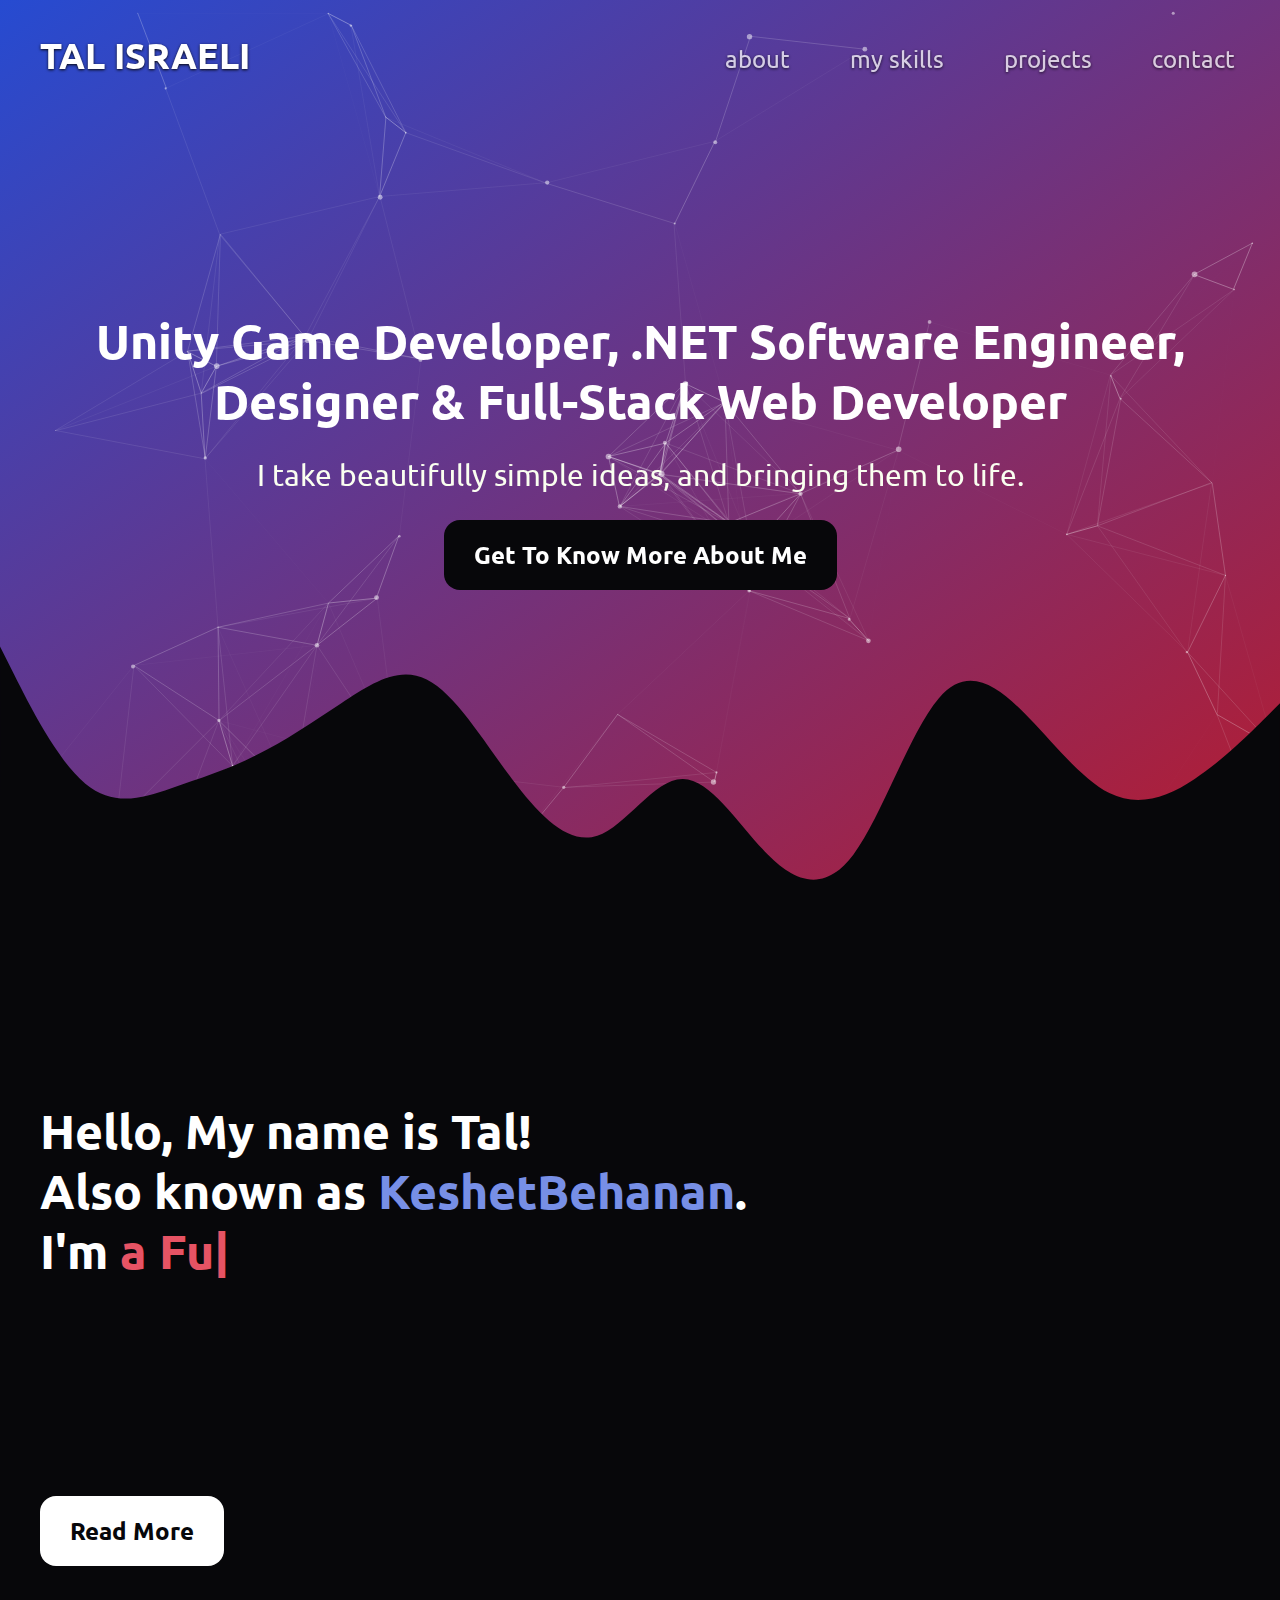
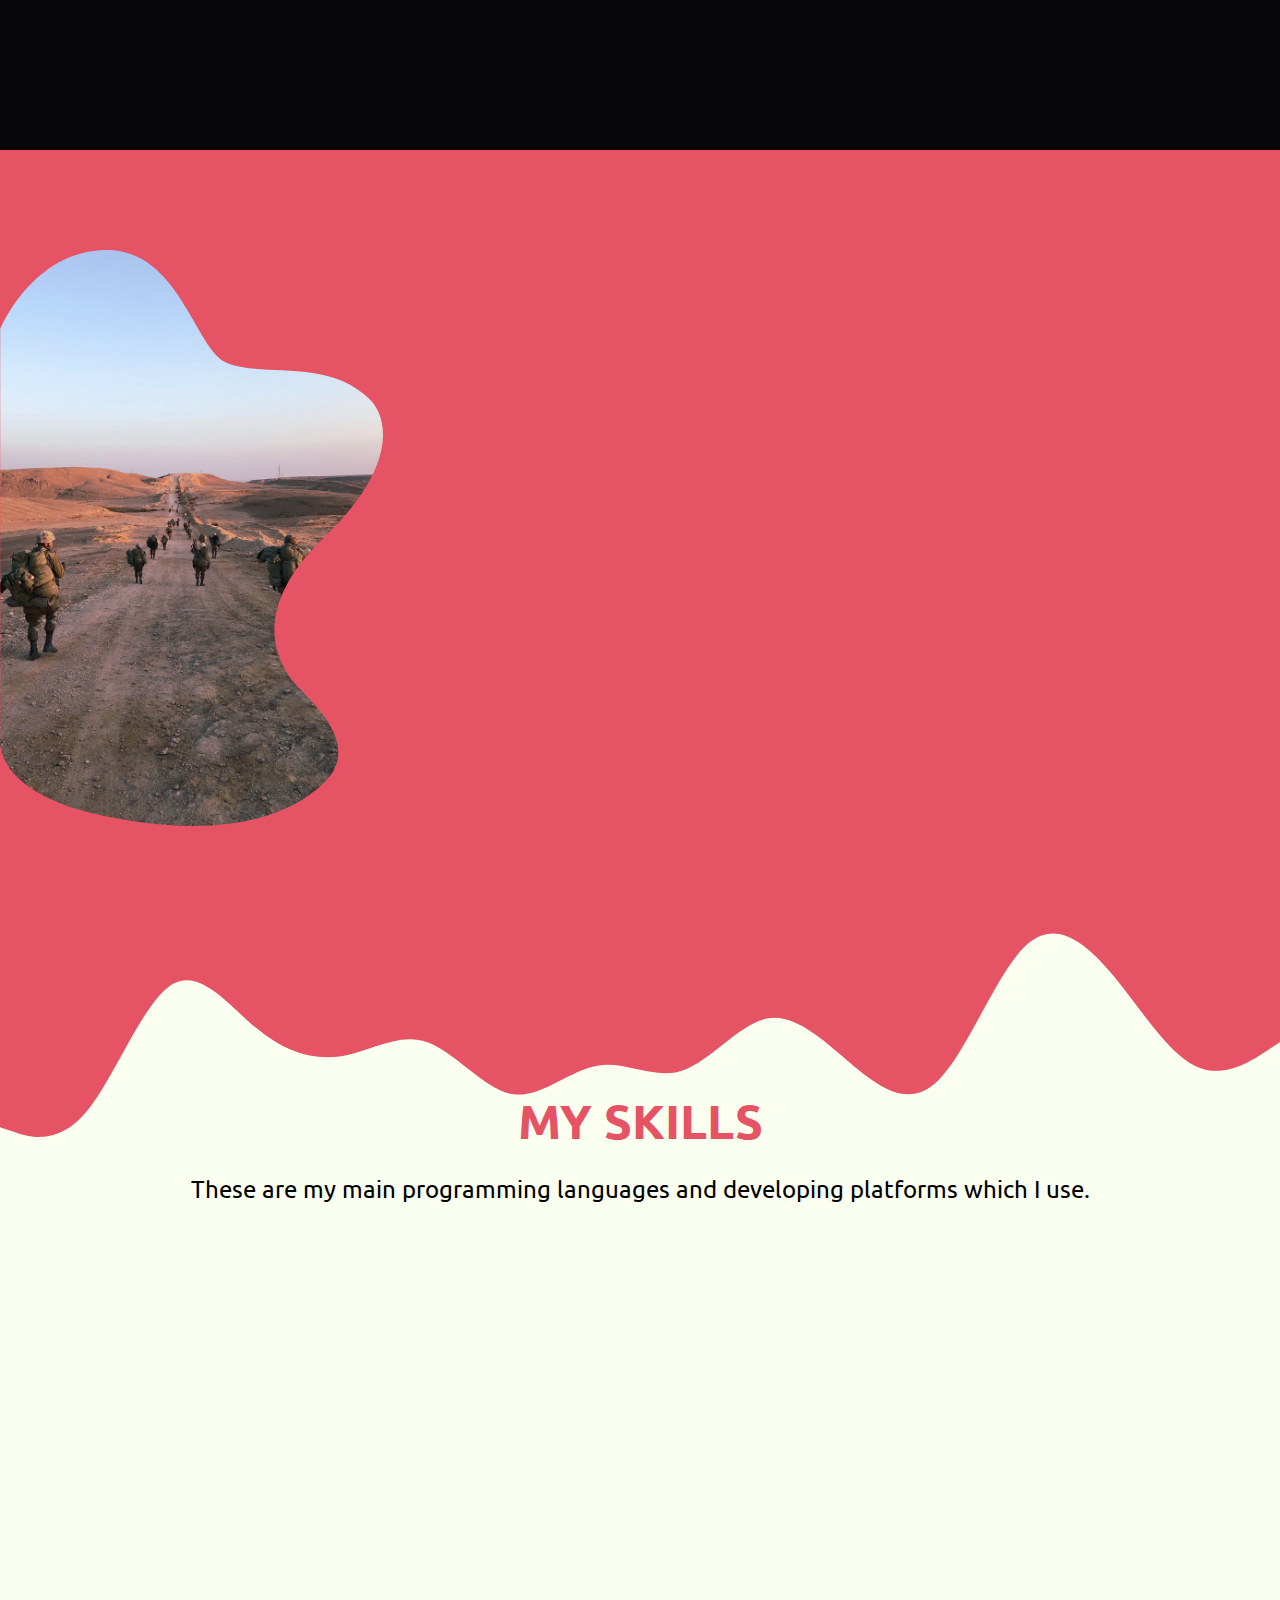
<file: index.html>
<!DOCTYPE html>
<html lang="en" class="loading">
<head>
    <meta charset="UTF-8">
    <meta name="viewport" content="width=device-width, initial-scale=1.0">
    <link rel="stylesheet" href="css/style.css">
    <title>Tal Israeli - Portfolio</title>
    <meta name="og:title" content="Tal Israeli - Portfolio">
    <meta name="og:description" content="Israeli is a Unity Game Developer, .NET Software Engineer, Designer & Full-Stack Web Developer. Check out his new portfolio website!">
    <meta name="og:image" content="https://talisrae.li/assets/img/avatar.jpg">
    <meta name="description" content="Israeli is a Unity Game Developer, .NET Software Engineer, Designer & Full-Stack Web Developer. Check out his new portfolio website!">
    <meta http-equiv="Content-Type" content="text/html;charset=UTF-8">
</head>
<body>
    <div id="loader">
        <span class="loader"><span class="loader-inner"></span></span>
        <script>

        </script>
    </div>
    <header>
        <div class="wrapper">
        <h1 class="logo"><a href="#top">Tal Israeli</a></h1>
            <nav>
                <ul>
                    <li><a href="#about">About</a></li>
                    <li><a href="#skills">My Skills</a></li>
                    <li><a href="">Projects</a></li>
                    <li><a href="">Contact</a></li>
                </ul>
            </nav>
        </div>
    </header>
    <main id="top">
        <section class="cover" id="particles-js">
            <div></div>   
            <div class="wrapper">
                <h1>Unity Game Developer, .NET Software Engineer,<br />Designer & <span>Full-Stack</span> Web Developer</h1>
                <p>I take beautifully simple ideas, and bringing them to life.</p>
                <a class="btn dark" href="#about">Get To Know More About Me</a>
                </div>
            <img class="wave" src="assets/svg/cover-wave.svg" alt="" />
        </section>

        <section class="about" id="about">
            <div class="content">
                <div class="wrapper">
                    <img src="assets/img/avatar.png" alt="Image of Tal Israeli">
                    <h2>Hello, My name is Tal!<br />
                        Also known as <span class="blurple">KeshetBehanan</span>.<br />
                        I'm <span id="typed">a software engineer</span></h2>
                    <p data-scroll data-splitting>I learned software having taught myself C# back in 2014 when I was 12,<br /> 
                        and since learned over 20 languages and platforms,<br /> 
                        programming comes as natural as speaking English.<br /> 
                        This allows me to focus on the task of solving the problem at hand.</p>
                    <a class="btn" href="#more-about">Read More</a>
                </div>
            </div>
        </section>

        <section class="more-about" id="more-about">
            <div class="content">
                <img src="assets/img/idf.jpg" alt="Serving in the IDF">

            </div>
        </section>

        <section class="skills" id="skills">
            <img class="wave" src="assets/svg/skills-wave.svg" alt="">
            <div class="wrapper">
                <h1>My Skills</h1>
                <p>These are my main programming languages and developing platforms which I use.</p>
                <div class="skills-grid">
                    <div class="skill-item">
                        <img src="assets/img/skills/c-sharp.png" alt="C#" loading="lazy">
                        <span>C# & .NET Core</span>
                    </div>
                    <div class="skill-item">
                        <img src="assets/img/skills/mssql.png" alt="Microsoft SQL Server" loading="lazy">
                        <span>Microsoft SQL Server</span>
                    </div>
                    <div class="skill-item">
                        <img src="assets/img/skills/unity.png" alt="Unity Game Engine" loading="lazy">
                        <span>Unity Game Engine</span>
                    </div>
                    <div class="skill-item">
                        <img src="assets/img/skills/db.png" alt="Database" loading="lazy">
                        <span>Entity Framework</span>
                    </div>
                    <div class="skill-item">
                        <img src="assets/img/skills/web.png" alt="Web Development" loading="lazy">
                        <span>HTML, CSS & JavaScript</span>
                    </div>
                    <div class="skill-item">
                        <img src="assets/img/skills/sass.png" alt="Sass" loading="lazy">
                        <span>Sass</span>
                    </div>
                    <div class="skill-item">
                        <img src="assets/img/skills/photoshop.png" alt="Adobe Photoshop" loading="lazy">
                        <span>Adobe Photoshop</span>
                    </div>
                    <div class="skill-item">
                        <img src="assets/img/skills/illustrator.png" alt="Adobe Illustrator" loading="lazy">
                        <span>Adobe Illustrator</span>
                    </div>
                    <div class="skill-item">
                        <img src="assets/img/skills/after-effects.png" alt="Adobe After Effects" loading="lazy">
                        <span>Adobe After Effects</span>
                    </div>
                    <div class="skill-item">
                        <img src="assets/img/skills/xd.png" alt="Adobe XD" loading="lazy">
                        <span>Adobe XD</span>
                    </div>
                    <div class="skill-item">
                        <img src="assets/img/skills/git.png" alt="Git" loading="lazy">
                        <span>Git</span>
                    </div>
                    <div class="skill-item">
                        <img src="assets/img/skills/filezilla.png" alt="FileZilla" loading="lazy">
                        <span>FileZilla</span>
                    </div>
                    <div class="skill-item">
                        <img src="assets/img/skills/postman.png" alt="Postman" loading="lazy">
                        <span>Postman</span>
                    </div>
                    <div class="skill-item">
                        <img src="assets/img/skills/aws.png" alt="Amazon Web Services" style="border-radius: 50%;" loading="lazy">
                        <span>Amazon Web Services</span>
                    </div>
                    <div class="skill-item">
                        <img src="assets/img/skills/azure.png" alt="Azure" loading="lazy">
                        <span>Azure</span>
                    </div>
                </div>
            </div>
        </section>
    </main>

    <!-- Scripts -->
    <script src="lib/particles.js-master/particles.min.js"></script>
    <script src="lib/typed.js-master/lib/typed.min.js"></script>
    <script src="lib/scroll-out-master/dist/scroll-out.min.js"></script>
    <script src="lib/Splitting-master/dist/splitting.min.js"></script>
    <script src="js/script.min.js"></script>

    <script>
        Splitting();
        ScrollOut({
            once: true
        });
        ScrollOut({
            threshold: .5,
            targets: [".skill-item", ".about .wrapper img"]
        });
    </script>
</body>
</html>
</file>
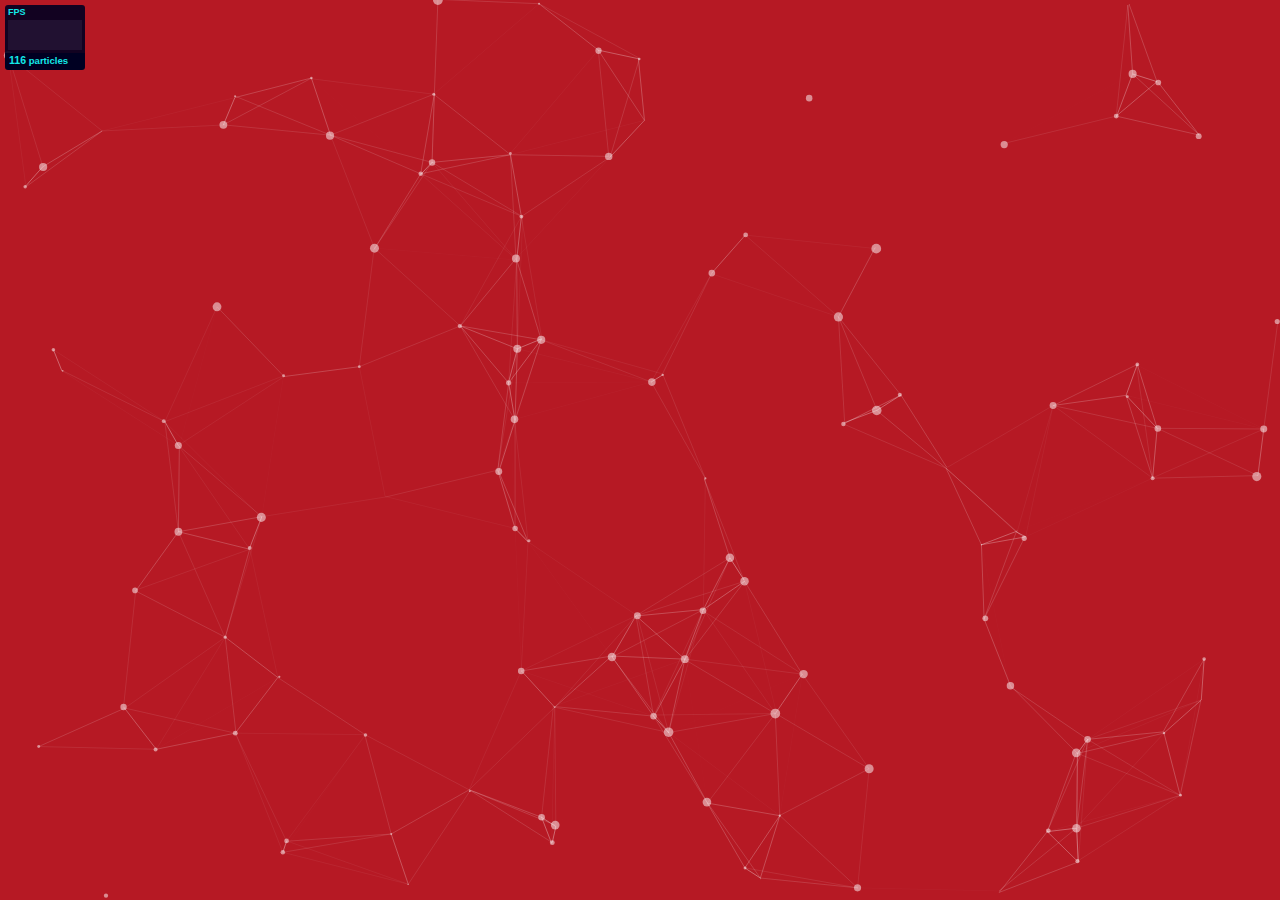
<file: lib/particles.js-master/demo/index.html>
<!DOCTYPE html>
<html lang="en">
<head>
  <meta charset="utf-8">
  <title>particles.js</title>
  <meta name="description" content="particles.js is a lightweight JavaScript library for creating particles.">
  <meta name="author" content="Vincent Garreau" />
  <meta name="viewport" content="width=device-width, initial-scale=1.0, minimum-scale=1.0, maximum-scale=1.0, user-scalable=no">
  <link rel="stylesheet" media="screen" href="css/style.css">
</head>
<body>

<!-- count particles -->
<div class="count-particles">
  <span class="js-count-particles">--</span> particles
</div>

<!-- particles.js container -->
<div id="particles-js"></div>

<!-- scripts -->
<script src="../particles.js"></script>
<script src="js/app.js"></script>

<!-- stats.js -->
<script src="js/lib/stats.js"></script>
<script>
  var count_particles, stats, update;
  stats = new Stats;
  stats.setMode(0);
  stats.domElement.style.position = 'absolute';
  stats.domElement.style.left = '0px';
  stats.domElement.style.top = '0px';
  document.body.appendChild(stats.domElement);
  count_particles = document.querySelector('.js-count-particles');
  update = function() {
    stats.begin();
    stats.end();
    if (window.pJSDom[0].pJS.particles && window.pJSDom[0].pJS.particles.array) {
      count_particles.innerText = window.pJSDom[0].pJS.particles.array.length;
    }
    requestAnimationFrame(update);
  };
  requestAnimationFrame(update);
</script>

</body>
</html>
</file>
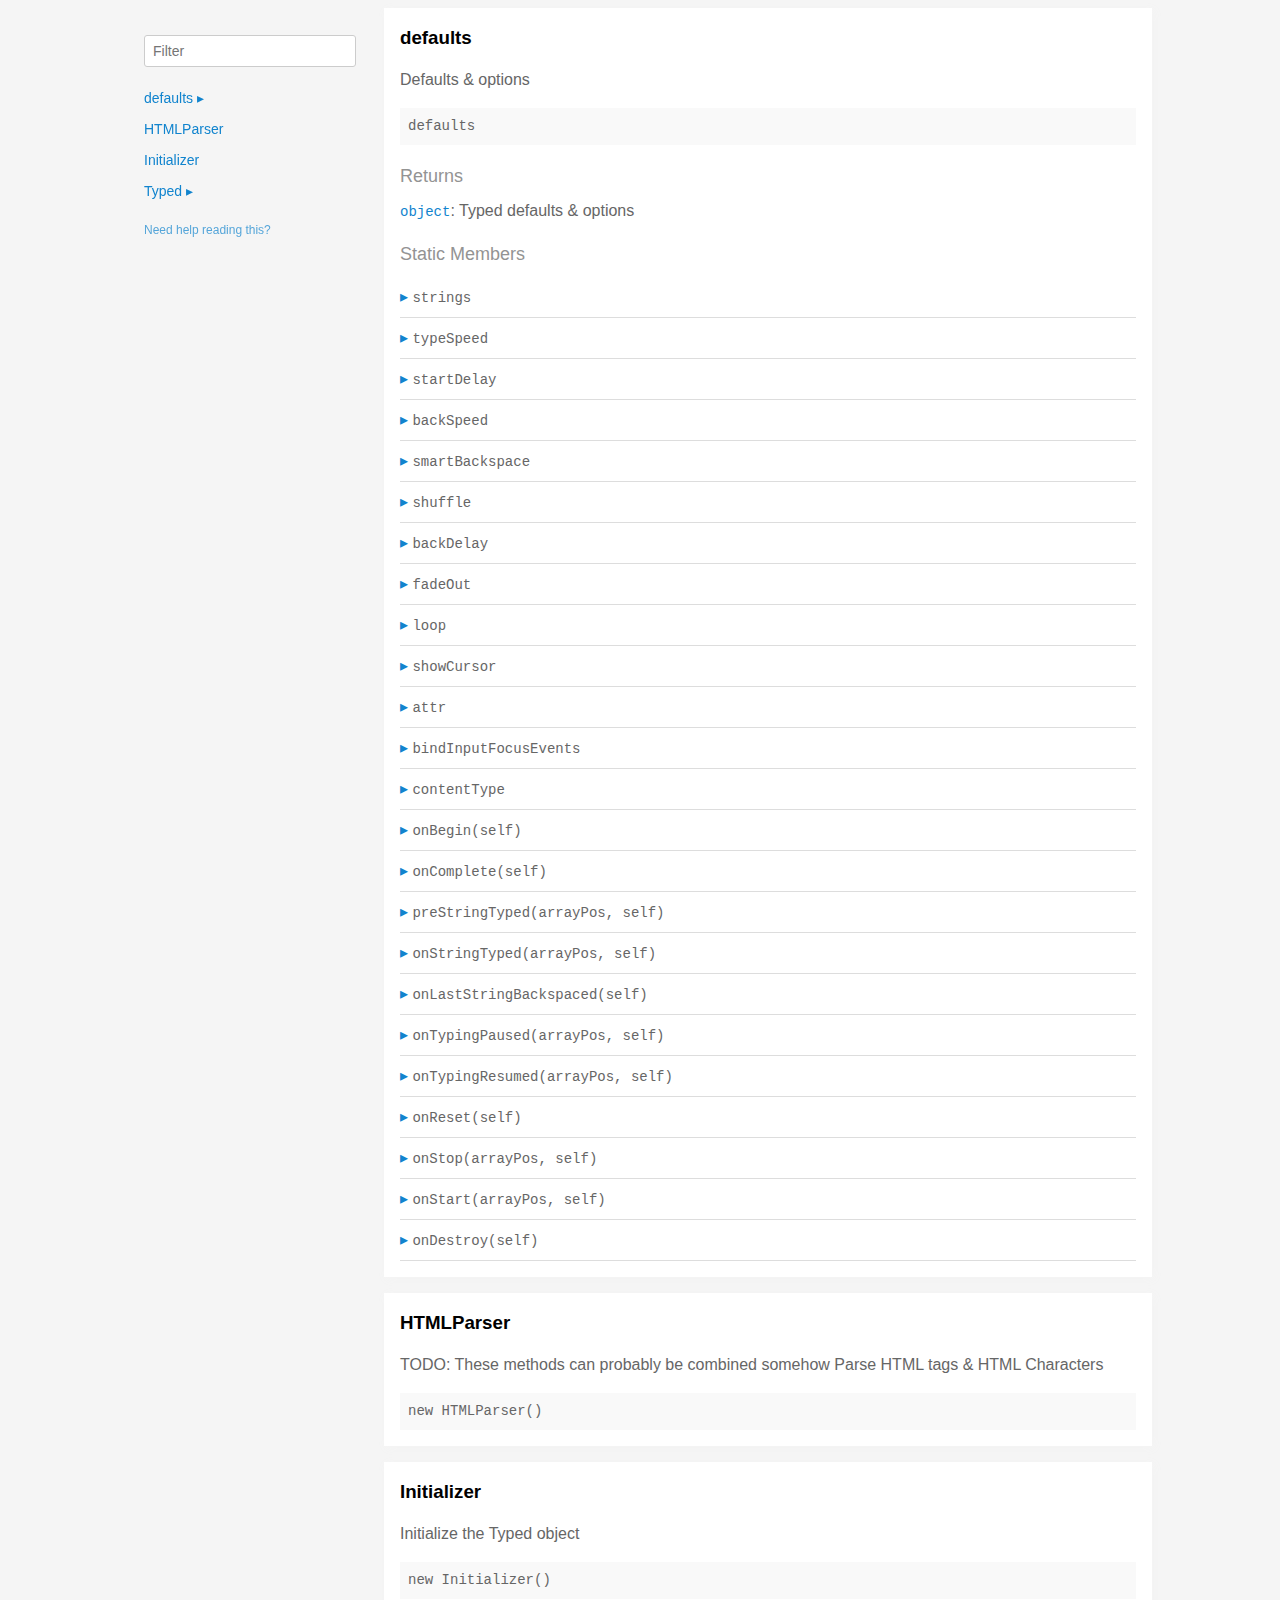
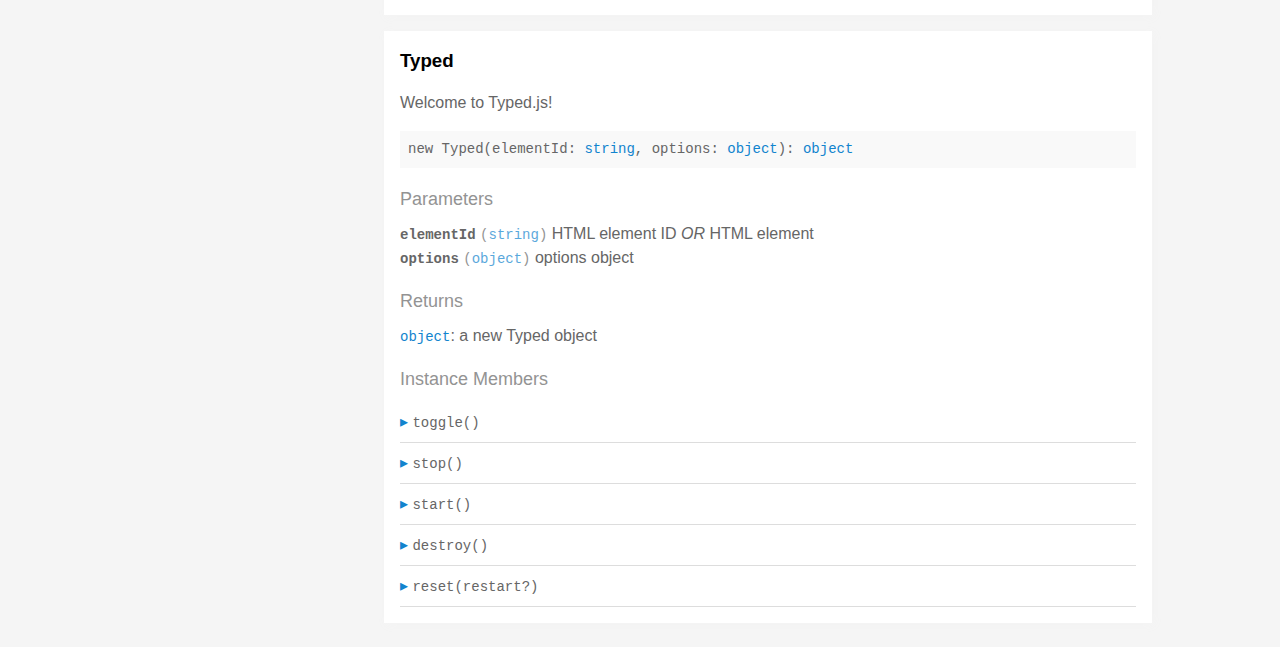
<file: lib/typed.js-master/docs/index.html>
<!doctype html>
<html>
<head>
  <meta charset='utf-8' />
  <title>  | Documentation</title>
  <meta name='viewport' content='width=device-width,initial-scale=1'>
  <link href='assets/bass.css' type='text/css' rel='stylesheet' />
  <link href='assets/style.css' type='text/css' rel='stylesheet' />
  <link href='assets/github.css' type='text/css' rel='stylesheet' />
</head>
<body class='documentation'>
  <div class='max-width-4 mx-auto'>
    <div class='clearfix md-mxn2'>
      <div class='fixed xs-hide fix-3 overflow-auto max-height-100'>
        <div class='py1 px2'>
          <h3 class='mb0 no-anchor'></h3>
          <div class='mb1'><code></code></div>
          <input
            placeholder='Filter'
            id='filter-input'
            class='col12 block input'
            type='text' />
          <div id='toc'>
            <ul class='list-reset h5 py1-ul'>
              
                
                <li><a
                  href='#defaults'
                  class=" toggle-sibling">
                  defaults
                  <span class='icon'>▸</span>
                </a>
                
                <div class='toggle-target display-none'>
                  
                  <ul class='list-reset py1-ul pl1'>
                    <li class='h5'><span>Static members</span></li>
                    
                      <li><a
                        href='#defaults.strings'
                        class='regular pre-open'>
                        .strings
                      </a></li>
                    
                      <li><a
                        href='#defaults.typeSpeed'
                        class='regular pre-open'>
                        .typeSpeed
                      </a></li>
                    
                      <li><a
                        href='#defaults.startDelay'
                        class='regular pre-open'>
                        .startDelay
                      </a></li>
                    
                      <li><a
                        href='#defaults.backSpeed'
                        class='regular pre-open'>
                        .backSpeed
                      </a></li>
                    
                      <li><a
                        href='#defaults.smartBackspace'
                        class='regular pre-open'>
                        .smartBackspace
                      </a></li>
                    
                      <li><a
                        href='#defaults.shuffle'
                        class='regular pre-open'>
                        .shuffle
                      </a></li>
                    
                      <li><a
                        href='#defaults.backDelay'
                        class='regular pre-open'>
                        .backDelay
                      </a></li>
                    
                      <li><a
                        href='#defaults.fadeOut'
                        class='regular pre-open'>
                        .fadeOut
                      </a></li>
                    
                      <li><a
                        href='#defaults.loop'
                        class='regular pre-open'>
                        .loop
                      </a></li>
                    
                      <li><a
                        href='#defaults.showCursor'
                        class='regular pre-open'>
                        .showCursor
                      </a></li>
                    
                      <li><a
                        href='#defaults.attr'
                        class='regular pre-open'>
                        .attr
                      </a></li>
                    
                      <li><a
                        href='#defaults.bindInputFocusEvents'
                        class='regular pre-open'>
                        .bindInputFocusEvents
                      </a></li>
                    
                      <li><a
                        href='#defaults.contentType'
                        class='regular pre-open'>
                        .contentType
                      </a></li>

                      <li><a
                        href='#defaults.onBegin'
                        class='regular pre-open'>
                        .onBegin
                      </a></li>

                      <li><a
                        href='#defaults.onComplete'
                        class='regular pre-open'>
                        .onComplete
                      </a></li>
                    
                      <li><a
                        href='#defaults.preStringTyped'
                        class='regular pre-open'>
                        .preStringTyped
                      </a></li>
                    
                      <li><a
                        href='#defaults.onStringTyped'
                        class='regular pre-open'>
                        .onStringTyped
                      </a></li>
                    
                      <li><a
                        href='#defaults.onLastStringBackspaced'
                        class='regular pre-open'>
                        .onLastStringBackspaced
                      </a></li>
                    
                      <li><a
                        href='#defaults.onTypingPaused'
                        class='regular pre-open'>
                        .onTypingPaused
                      </a></li>
                    
                      <li><a
                        href='#defaults.onTypingResumed'
                        class='regular pre-open'>
                        .onTypingResumed
                      </a></li>
                    
                      <li><a
                        href='#defaults.onReset'
                        class='regular pre-open'>
                        .onReset
                      </a></li>
                    
                      <li><a
                        href='#defaults.onStop'
                        class='regular pre-open'>
                        .onStop
                      </a></li>
                    
                      <li><a
                        href='#defaults.onStart'
                        class='regular pre-open'>
                        .onStart
                      </a></li>
                    
                      <li><a
                        href='#defaults.onDestroy'
                        class='regular pre-open'>
                        .onDestroy
                      </a></li>
                    
                    </ul>
                  
                  
                  
                </div>
                
                </li>
              
                
                <li><a
                  href='#htmlparser'
                  class="">
                  HTMLParser
                  
                </a>
                
                </li>
              
                
                <li><a
                  href='#initializer'
                  class="">
                  Initializer
                  
                </a>
                
                </li>
              
                
                <li><a
                  href='#typed'
                  class=" toggle-sibling">
                  Typed
                  <span class='icon'>▸</span>
                </a>
                
                <div class='toggle-target display-none'>
                  
                  
                    <ul class='list-reset py1-ul pl1'>
                      <li class='h5'><span>Instance members</span></li>
                      
                      <li><a
                        href='#Typed#toggle'
                        class='regular pre-open'>
                        #toggle
                      </a></li>
                      
                      <li><a
                        href='#Typed#stop'
                        class='regular pre-open'>
                        #stop
                      </a></li>
                      
                      <li><a
                        href='#Typed#start'
                        class='regular pre-open'>
                        #start
                      </a></li>
                      
                      <li><a
                        href='#Typed#destroy'
                        class='regular pre-open'>
                        #destroy
                      </a></li>
                      
                      <li><a
                        href='#Typed#reset'
                        class='regular pre-open'>
                        #reset
                      </a></li>
                      
                    </ul>
                  
                  
                </div>
                
                </li>
              
            </ul>
          </div>
          <div class='mt1 h6 quiet'>
            <a href='http://documentation.js.org/reading-documentation.html'>Need help reading this?</a>
          </div>
        </div>
      </div>
      <div class='fix-margin-3'>
        
          
            <section class='p2 mb2 clearfix bg-white minishadow'>

  
  <div class='clearfix'>
    
    <h3 class='fl m0' id='defaults'>
      defaults
    </h3>
    
    
  </div>
  

  <p>Defaults &#x26; options</p>


  <div class='pre p1 fill-light mt0'>defaults</div>
  
  

  
  
  
  
  

  

  

  
    
      <div class='py1 quiet mt1 prose-big'>Returns</div>
      <code><a href="https://developer.mozilla.org/en-US/docs/Web/JavaScript/Reference/Global_Objects/Object">object</a></code>:
        Typed defaults &#x26; options

      
    
  

  

  

  
    <div class='py1 quiet mt1 prose-big'>Static Members</div>
    <div class="clearfix">
  
    <div class='border-bottom' id='defaults.strings'>
      <div class="clearfix small pointer toggle-sibling">
        <div class="py1 contain">
            <a class='icon pin-right py1 dark-link caret-right'>▸</a>
            <span class='code strong strong truncate'>strings</span>
        </div>
      </div>
      <div class="clearfix display-none toggle-target">
        <section class='p2 mb2 clearfix bg-white minishadow'>

  

  

  <div class='pre p1 fill-light mt0'>strings</div>
  
  

  
  
  
  
  

  

  
    <div class='py1 quiet mt1 prose-big'>Properties</div>
    <div>
      
        <div class='space-bottom0'>
          <span class='code bold'>strings</span> <code class='quiet'>(<a href="https://developer.mozilla.org/en-US/docs/Web/JavaScript/Reference/Global_Objects/Array">array</a>)</code>
          : strings to be typed

          
        </div>
      
        <div class='space-bottom0'>
          <span class='code bold'>stringsElement</span> <code class='quiet'>(<a href="https://developer.mozilla.org/en-US/docs/Web/JavaScript/Reference/Global_Objects/String">string</a>)</code>
          : ID of element containing string children

          
        </div>
      
    </div>
  

  

  

  

  

  

  
</section>

      </div>
    </div>
  
    <div class='border-bottom' id='defaults.typeSpeed'>
      <div class="clearfix small pointer toggle-sibling">
        <div class="py1 contain">
            <a class='icon pin-right py1 dark-link caret-right'>▸</a>
            <span class='code strong strong truncate'>typeSpeed</span>
        </div>
      </div>
      <div class="clearfix display-none toggle-target">
        <section class='p2 mb2 clearfix bg-white minishadow'>

  

  

  <div class='pre p1 fill-light mt0'>typeSpeed</div>
  
  

  
  
  
  
  

  

  
    <div class='py1 quiet mt1 prose-big'>Properties</div>
    <div>
      
        <div class='space-bottom0'>
          <span class='code bold'>typeSpeed</span> <code class='quiet'>(<a href="https://developer.mozilla.org/en-US/docs/Web/JavaScript/Reference/Global_Objects/Number">number</a>)</code>
          : type speed in milliseconds

          
        </div>
      
    </div>
  

  

  

  

  

  

  
</section>

      </div>
    </div>
  
    <div class='border-bottom' id='defaults.startDelay'>
      <div class="clearfix small pointer toggle-sibling">
        <div class="py1 contain">
            <a class='icon pin-right py1 dark-link caret-right'>▸</a>
            <span class='code strong strong truncate'>startDelay</span>
        </div>
      </div>
      <div class="clearfix display-none toggle-target">
        <section class='p2 mb2 clearfix bg-white minishadow'>

  

  

  <div class='pre p1 fill-light mt0'>startDelay</div>
  
  

  
  
  
  
  

  

  
    <div class='py1 quiet mt1 prose-big'>Properties</div>
    <div>
      
        <div class='space-bottom0'>
          <span class='code bold'>startDelay</span> <code class='quiet'>(<a href="https://developer.mozilla.org/en-US/docs/Web/JavaScript/Reference/Global_Objects/Number">number</a>)</code>
          : time before typing starts in milliseconds

          
        </div>
      
    </div>
  

  

  

  

  

  

  
</section>

      </div>
    </div>
  
    <div class='border-bottom' id='defaults.backSpeed'>
      <div class="clearfix small pointer toggle-sibling">
        <div class="py1 contain">
            <a class='icon pin-right py1 dark-link caret-right'>▸</a>
            <span class='code strong strong truncate'>backSpeed</span>
        </div>
      </div>
      <div class="clearfix display-none toggle-target">
        <section class='p2 mb2 clearfix bg-white minishadow'>

  

  

  <div class='pre p1 fill-light mt0'>backSpeed</div>
  
  

  
  
  
  
  

  

  
    <div class='py1 quiet mt1 prose-big'>Properties</div>
    <div>
      
        <div class='space-bottom0'>
          <span class='code bold'>backSpeed</span> <code class='quiet'>(<a href="https://developer.mozilla.org/en-US/docs/Web/JavaScript/Reference/Global_Objects/Number">number</a>)</code>
          : backspacing speed in milliseconds

          
        </div>
      
    </div>
  

  

  

  

  

  

  
</section>

      </div>
    </div>
  
    <div class='border-bottom' id='defaults.smartBackspace'>
      <div class="clearfix small pointer toggle-sibling">
        <div class="py1 contain">
            <a class='icon pin-right py1 dark-link caret-right'>▸</a>
            <span class='code strong strong truncate'>smartBackspace</span>
        </div>
      </div>
      <div class="clearfix display-none toggle-target">
        <section class='p2 mb2 clearfix bg-white minishadow'>

  

  

  <div class='pre p1 fill-light mt0'>smartBackspace</div>
  
  

  
  
  
  
  

  

  
    <div class='py1 quiet mt1 prose-big'>Properties</div>
    <div>
      
        <div class='space-bottom0'>
          <span class='code bold'>smartBackspace</span> <code class='quiet'>(<a href="https://developer.mozilla.org/en-US/docs/Web/JavaScript/Reference/Global_Objects/Boolean">boolean</a>)</code>
          : only backspace what doesn't match the previous string

          
        </div>
      
    </div>
  

  

  

  

  

  

  
</section>

      </div>
    </div>
  
    <div class='border-bottom' id='defaults.shuffle'>
      <div class="clearfix small pointer toggle-sibling">
        <div class="py1 contain">
            <a class='icon pin-right py1 dark-link caret-right'>▸</a>
            <span class='code strong strong truncate'>shuffle</span>
        </div>
      </div>
      <div class="clearfix display-none toggle-target">
        <section class='p2 mb2 clearfix bg-white minishadow'>

  

  

  <div class='pre p1 fill-light mt0'>shuffle</div>
  
  

  
  
  
  
  

  

  
    <div class='py1 quiet mt1 prose-big'>Properties</div>
    <div>
      
        <div class='space-bottom0'>
          <span class='code bold'>shuffle</span> <code class='quiet'>(<a href="https://developer.mozilla.org/en-US/docs/Web/JavaScript/Reference/Global_Objects/Boolean">boolean</a>)</code>
          : shuffle the strings

          
        </div>
      
    </div>
  

  

  

  

  

  

  
</section>

      </div>
    </div>
  
    <div class='border-bottom' id='defaults.backDelay'>
      <div class="clearfix small pointer toggle-sibling">
        <div class="py1 contain">
            <a class='icon pin-right py1 dark-link caret-right'>▸</a>
            <span class='code strong strong truncate'>backDelay</span>
        </div>
      </div>
      <div class="clearfix display-none toggle-target">
        <section class='p2 mb2 clearfix bg-white minishadow'>

  

  

  <div class='pre p1 fill-light mt0'>backDelay</div>
  
  

  
  
  
  
  

  

  
    <div class='py1 quiet mt1 prose-big'>Properties</div>
    <div>
      
        <div class='space-bottom0'>
          <span class='code bold'>backDelay</span> <code class='quiet'>(<a href="https://developer.mozilla.org/en-US/docs/Web/JavaScript/Reference/Global_Objects/Number">number</a>)</code>
          : time before backspacing in milliseconds

          
        </div>
      
    </div>
  

  

  

  

  

  

  
</section>

      </div>
    </div>
  
    <div class='border-bottom' id='defaults.fadeOut'>
      <div class="clearfix small pointer toggle-sibling">
        <div class="py1 contain">
            <a class='icon pin-right py1 dark-link caret-right'>▸</a>
            <span class='code strong strong truncate'>fadeOut</span>
        </div>
      </div>
      <div class="clearfix display-none toggle-target">
        <section class='p2 mb2 clearfix bg-white minishadow'>

  

  

  <div class='pre p1 fill-light mt0'>fadeOut</div>
  
  

  
  
  
  
  

  

  
    <div class='py1 quiet mt1 prose-big'>Properties</div>
    <div>
      
        <div class='space-bottom0'>
          <span class='code bold'>fadeOut</span> <code class='quiet'>(<a href="https://developer.mozilla.org/en-US/docs/Web/JavaScript/Reference/Global_Objects/Boolean">boolean</a>)</code>
          : Fade out instead of backspace

          
        </div>
      
        <div class='space-bottom0'>
          <span class='code bold'>fadeOutClass</span> <code class='quiet'>(<a href="https://developer.mozilla.org/en-US/docs/Web/JavaScript/Reference/Global_Objects/String">string</a>)</code>
          : css class for fade animation

          
        </div>
      
        <div class='space-bottom0'>
          <span class='code bold'>fadeOutDelay</span> <code class='quiet'>(<a href="https://developer.mozilla.org/en-US/docs/Web/JavaScript/Reference/Global_Objects/Boolean">boolean</a>)</code>
          : Fade out delay in milliseconds

          
        </div>
      
    </div>
  

  

  

  

  

  

  
</section>

      </div>
    </div>
  
    <div class='border-bottom' id='defaults.loop'>
      <div class="clearfix small pointer toggle-sibling">
        <div class="py1 contain">
            <a class='icon pin-right py1 dark-link caret-right'>▸</a>
            <span class='code strong strong truncate'>loop</span>
        </div>
      </div>
      <div class="clearfix display-none toggle-target">
        <section class='p2 mb2 clearfix bg-white minishadow'>

  

  

  <div class='pre p1 fill-light mt0'>loop</div>
  
  

  
  
  
  
  

  

  
    <div class='py1 quiet mt1 prose-big'>Properties</div>
    <div>
      
        <div class='space-bottom0'>
          <span class='code bold'>loop</span> <code class='quiet'>(<a href="https://developer.mozilla.org/en-US/docs/Web/JavaScript/Reference/Global_Objects/Boolean">boolean</a>)</code>
          : loop strings

          
        </div>
      
        <div class='space-bottom0'>
          <span class='code bold'>loopCount</span> <code class='quiet'>(<a href="https://developer.mozilla.org/en-US/docs/Web/JavaScript/Reference/Global_Objects/Number">number</a>)</code>
          : amount of loops

          
        </div>
      
    </div>
  

  

  

  

  

  

  
</section>

      </div>
    </div>
  
    <div class='border-bottom' id='defaults.showCursor'>
      <div class="clearfix small pointer toggle-sibling">
        <div class="py1 contain">
            <a class='icon pin-right py1 dark-link caret-right'>▸</a>
            <span class='code strong strong truncate'>showCursor</span>
        </div>
      </div>
      <div class="clearfix display-none toggle-target">
        <section class='p2 mb2 clearfix bg-white minishadow'>

  

  

  <div class='pre p1 fill-light mt0'>showCursor</div>
  
  

  
  
  
  
  

  

  
    <div class='py1 quiet mt1 prose-big'>Properties</div>
    <div>
      
        <div class='space-bottom0'>
          <span class='code bold'>showCursor</span> <code class='quiet'>(<a href="https://developer.mozilla.org/en-US/docs/Web/JavaScript/Reference/Global_Objects/Boolean">boolean</a>)</code>
          : show cursor

          
        </div>
      
        <div class='space-bottom0'>
          <span class='code bold'>cursorChar</span> <code class='quiet'>(<a href="https://developer.mozilla.org/en-US/docs/Web/JavaScript/Reference/Global_Objects/String">string</a>)</code>
          : character for cursor

          
        </div>
      
        <div class='space-bottom0'>
          <span class='code bold'>autoInsertCss</span> <code class='quiet'>(<a href="https://developer.mozilla.org/en-US/docs/Web/JavaScript/Reference/Global_Objects/Boolean">boolean</a>)</code>
          : insert CSS for cursor and fadeOut into HTML 
<head>

          
        </div>
      
    </div>
  

  

  

  

  

  

  
</section>

      </div>
    </div>
  
    <div class='border-bottom' id='defaults.attr'>
      <div class="clearfix small pointer toggle-sibling">
        <div class="py1 contain">
            <a class='icon pin-right py1 dark-link caret-right'>▸</a>
            <span class='code strong strong truncate'>attr</span>
        </div>
      </div>
      <div class="clearfix display-none toggle-target">
        <section class='p2 mb2 clearfix bg-white minishadow'>

  

  

  <div class='pre p1 fill-light mt0'>attr</div>
  
  

  
  
  
  
  

  

  
    <div class='py1 quiet mt1 prose-big'>Properties</div>
    <div>
      
        <div class='space-bottom0'>
          <span class='code bold'>attr</span> <code class='quiet'>(<a href="https://developer.mozilla.org/en-US/docs/Web/JavaScript/Reference/Global_Objects/String">string</a>)</code>
          : attribute for typing
Ex: input placeholder, value, or just HTML text

          
        </div>
      
    </div>
  

  

  

  

  

  

  
</section>

      </div>
    </div>
  
    <div class='border-bottom' id='defaults.bindInputFocusEvents'>
      <div class="clearfix small pointer toggle-sibling">
        <div class="py1 contain">
            <a class='icon pin-right py1 dark-link caret-right'>▸</a>
            <span class='code strong strong truncate'>bindInputFocusEvents</span>
        </div>
      </div>
      <div class="clearfix display-none toggle-target">
        <section class='p2 mb2 clearfix bg-white minishadow'>

  

  

  <div class='pre p1 fill-light mt0'>bindInputFocusEvents</div>
  
  

  
  
  
  
  

  

  
    <div class='py1 quiet mt1 prose-big'>Properties</div>
    <div>
      
        <div class='space-bottom0'>
          <span class='code bold'>bindInputFocusEvents</span> <code class='quiet'>(<a href="https://developer.mozilla.org/en-US/docs/Web/JavaScript/Reference/Global_Objects/Boolean">boolean</a>)</code>
          : bind to focus and blur if el is text input

          
        </div>
      
    </div>
  

  

  

  

  

  

  
</section>

      </div>
    </div>
  
    <div class='border-bottom' id='defaults.contentType'>
      <div class="clearfix small pointer toggle-sibling">
        <div class="py1 contain">
            <a class='icon pin-right py1 dark-link caret-right'>▸</a>
            <span class='code strong strong truncate'>contentType</span>
        </div>
      </div>
      <div class="clearfix display-none toggle-target">
        <section class='p2 mb2 clearfix bg-white minishadow'>

  

  

  <div class='pre p1 fill-light mt0'>contentType</div>
  
  

  
  
  
  
  

  

  
    <div class='py1 quiet mt1 prose-big'>Properties</div>
    <div>
      
        <div class='space-bottom0'>
          <span class='code bold'>contentType</span> <code class='quiet'>(<a href="https://developer.mozilla.org/en-US/docs/Web/JavaScript/Reference/Global_Objects/String">string</a>)</code>
          : 'html' or 'null' for plaintext

          
        </div>
      
    </div>
  

  

  

  

  

  

  
</section>

      </div>
    </div>
  
    <div class='border-bottom' id='defaults.onBegin'>
      <div class="clearfix small pointer toggle-sibling">
        <div class="py1 contain">
            <a class='icon pin-right py1 dark-link caret-right'>▸</a>
            <span class='code strong strong truncate'>onBegin(self)</span>
        </div>
      </div>
      <div class="clearfix display-none toggle-target">
        <section class='p2 mb2 clearfix bg-white minishadow'>

  

  <p>Before it begins typing</p>

  <div class='pre p1 fill-light mt0'>onBegin(self: <a href="#typed">Typed</a>)</div>
  
    <div class='py1 quiet mt1 prose-big'>Parameters</div>
    <div class='prose'>
      
        <div class='space-bottom0'>
          <div>
            <span class='code bold'>self</span> <code class='quiet'>(<a href="#typed">Typed</a>)</code>
	    
          </div>
          
        </div>
      
    </div>
  
</section>

      </div>
    </div>

    <div class='border-bottom' id='defaults.onComplete'>
      <div class="clearfix small pointer toggle-sibling">
        <div class="py1 contain">
            <a class='icon pin-right py1 dark-link caret-right'>▸</a>
            <span class='code strong strong truncate'>onComplete(self)</span>
        </div>
      </div>
      <div class="clearfix display-none toggle-target">
        <section class='p2 mb2 clearfix bg-white minishadow'>

  

  <p>All typing is complete</p>


  <div class='pre p1 fill-light mt0'>onComplete(self: <a href="#typed">Typed</a>)</div>
  
  

  
  
  
  
  

  
    <div class='py1 quiet mt1 prose-big'>Parameters</div>
    <div class='prose'>
      
        <div class='space-bottom0'>
          <div>
            <span class='code bold'>self</span> <code class='quiet'>(<a href="#typed">Typed</a>)</code>
	    
          </div>
          
        </div>
      
    </div>
  

  

  

  

  

  

  

  
</section>

      </div>
    </div>
  
    <div class='border-bottom' id='defaults.preStringTyped'>
      <div class="clearfix small pointer toggle-sibling">
        <div class="py1 contain">
            <a class='icon pin-right py1 dark-link caret-right'>▸</a>
            <span class='code strong strong truncate'>preStringTyped(arrayPos, self)</span>
        </div>
      </div>
      <div class="clearfix display-none toggle-target">
        <section class='p2 mb2 clearfix bg-white minishadow'>

  

  <p>Before each string is typed</p>


  <div class='pre p1 fill-light mt0'>preStringTyped(arrayPos: <a href="https://developer.mozilla.org/en-US/docs/Web/JavaScript/Reference/Global_Objects/Number">number</a>, self: <a href="#typed">Typed</a>)</div>
  
  

  
  
  
  
  

  
    <div class='py1 quiet mt1 prose-big'>Parameters</div>
    <div class='prose'>
      
        <div class='space-bottom0'>
          <div>
            <span class='code bold'>arrayPos</span> <code class='quiet'>(<a href="https://developer.mozilla.org/en-US/docs/Web/JavaScript/Reference/Global_Objects/Number">number</a>)</code>
	    
          </div>
          
        </div>
      
        <div class='space-bottom0'>
          <div>
            <span class='code bold'>self</span> <code class='quiet'>(<a href="#typed">Typed</a>)</code>
	    
          </div>
          
        </div>
      
    </div>
  

  

  

  

  

  

  

  
</section>

      </div>
    </div>
  
    <div class='border-bottom' id='defaults.onStringTyped'>
      <div class="clearfix small pointer toggle-sibling">
        <div class="py1 contain">
            <a class='icon pin-right py1 dark-link caret-right'>▸</a>
            <span class='code strong strong truncate'>onStringTyped(arrayPos, self)</span>
        </div>
      </div>
      <div class="clearfix display-none toggle-target">
        <section class='p2 mb2 clearfix bg-white minishadow'>

  

  <p>After each string is typed</p>


  <div class='pre p1 fill-light mt0'>onStringTyped(arrayPos: <a href="https://developer.mozilla.org/en-US/docs/Web/JavaScript/Reference/Global_Objects/Number">number</a>, self: <a href="#typed">Typed</a>)</div>
  
  

  
  
  
  
  

  
    <div class='py1 quiet mt1 prose-big'>Parameters</div>
    <div class='prose'>
      
        <div class='space-bottom0'>
          <div>
            <span class='code bold'>arrayPos</span> <code class='quiet'>(<a href="https://developer.mozilla.org/en-US/docs/Web/JavaScript/Reference/Global_Objects/Number">number</a>)</code>
	    
          </div>
          
        </div>
      
        <div class='space-bottom0'>
          <div>
            <span class='code bold'>self</span> <code class='quiet'>(<a href="#typed">Typed</a>)</code>
	    
          </div>
          
        </div>
      
    </div>
  

  

  

  

  

  

  

  
</section>

      </div>
    </div>
  
    <div class='border-bottom' id='defaults.onLastStringBackspaced'>
      <div class="clearfix small pointer toggle-sibling">
        <div class="py1 contain">
            <a class='icon pin-right py1 dark-link caret-right'>▸</a>
            <span class='code strong strong truncate'>onLastStringBackspaced(self)</span>
        </div>
      </div>
      <div class="clearfix display-none toggle-target">
        <section class='p2 mb2 clearfix bg-white minishadow'>

  

  <p>During looping, after last string is typed</p>


  <div class='pre p1 fill-light mt0'>onLastStringBackspaced(self: <a href="#typed">Typed</a>)</div>
  
  

  
  
  
  
  

  
    <div class='py1 quiet mt1 prose-big'>Parameters</div>
    <div class='prose'>
      
        <div class='space-bottom0'>
          <div>
            <span class='code bold'>self</span> <code class='quiet'>(<a href="#typed">Typed</a>)</code>
	    
          </div>
          
        </div>
      
    </div>
  

  

  

  

  

  

  

  
</section>

      </div>
    </div>
  
    <div class='border-bottom' id='defaults.onTypingPaused'>
      <div class="clearfix small pointer toggle-sibling">
        <div class="py1 contain">
            <a class='icon pin-right py1 dark-link caret-right'>▸</a>
            <span class='code strong strong truncate'>onTypingPaused(arrayPos, self)</span>
        </div>
      </div>
      <div class="clearfix display-none toggle-target">
        <section class='p2 mb2 clearfix bg-white minishadow'>

  

  <p>Typing has been stopped</p>


  <div class='pre p1 fill-light mt0'>onTypingPaused(arrayPos: <a href="https://developer.mozilla.org/en-US/docs/Web/JavaScript/Reference/Global_Objects/Number">number</a>, self: <a href="#typed">Typed</a>)</div>
  
  

  
  
  
  
  

  
    <div class='py1 quiet mt1 prose-big'>Parameters</div>
    <div class='prose'>
      
        <div class='space-bottom0'>
          <div>
            <span class='code bold'>arrayPos</span> <code class='quiet'>(<a href="https://developer.mozilla.org/en-US/docs/Web/JavaScript/Reference/Global_Objects/Number">number</a>)</code>
	    
          </div>
          
        </div>
      
        <div class='space-bottom0'>
          <div>
            <span class='code bold'>self</span> <code class='quiet'>(<a href="#typed">Typed</a>)</code>
	    
          </div>
          
        </div>
      
    </div>
  

  

  

  

  

  

  

  
</section>

      </div>
    </div>
  
    <div class='border-bottom' id='defaults.onTypingResumed'>
      <div class="clearfix small pointer toggle-sibling">
        <div class="py1 contain">
            <a class='icon pin-right py1 dark-link caret-right'>▸</a>
            <span class='code strong strong truncate'>onTypingResumed(arrayPos, self)</span>
        </div>
      </div>
      <div class="clearfix display-none toggle-target">
        <section class='p2 mb2 clearfix bg-white minishadow'>

  

  <p>Typing has been started after being stopped</p>


  <div class='pre p1 fill-light mt0'>onTypingResumed(arrayPos: <a href="https://developer.mozilla.org/en-US/docs/Web/JavaScript/Reference/Global_Objects/Number">number</a>, self: <a href="#typed">Typed</a>)</div>
  
  

  
  
  
  
  

  
    <div class='py1 quiet mt1 prose-big'>Parameters</div>
    <div class='prose'>
      
        <div class='space-bottom0'>
          <div>
            <span class='code bold'>arrayPos</span> <code class='quiet'>(<a href="https://developer.mozilla.org/en-US/docs/Web/JavaScript/Reference/Global_Objects/Number">number</a>)</code>
	    
          </div>
          
        </div>
      
        <div class='space-bottom0'>
          <div>
            <span class='code bold'>self</span> <code class='quiet'>(<a href="#typed">Typed</a>)</code>
	    
          </div>
          
        </div>
      
    </div>
  

  

  

  

  

  

  

  
</section>

      </div>
    </div>
  
    <div class='border-bottom' id='defaults.onReset'>
      <div class="clearfix small pointer toggle-sibling">
        <div class="py1 contain">
            <a class='icon pin-right py1 dark-link caret-right'>▸</a>
            <span class='code strong strong truncate'>onReset(self)</span>
        </div>
      </div>
      <div class="clearfix display-none toggle-target">
        <section class='p2 mb2 clearfix bg-white minishadow'>

  

  <p>After reset</p>


  <div class='pre p1 fill-light mt0'>onReset(self: <a href="#typed">Typed</a>)</div>
  
  

  
  
  
  
  

  
    <div class='py1 quiet mt1 prose-big'>Parameters</div>
    <div class='prose'>
      
        <div class='space-bottom0'>
          <div>
            <span class='code bold'>self</span> <code class='quiet'>(<a href="#typed">Typed</a>)</code>
	    
          </div>
          
        </div>
      
    </div>
  

  

  

  

  

  

  

  
</section>

      </div>
    </div>
  
    <div class='border-bottom' id='defaults.onStop'>
      <div class="clearfix small pointer toggle-sibling">
        <div class="py1 contain">
            <a class='icon pin-right py1 dark-link caret-right'>▸</a>
            <span class='code strong strong truncate'>onStop(arrayPos, self)</span>
        </div>
      </div>
      <div class="clearfix display-none toggle-target">
        <section class='p2 mb2 clearfix bg-white minishadow'>

  

  <p>After stop</p>


  <div class='pre p1 fill-light mt0'>onStop(arrayPos: <a href="https://developer.mozilla.org/en-US/docs/Web/JavaScript/Reference/Global_Objects/Number">number</a>, self: <a href="#typed">Typed</a>)</div>
  
  

  
  
  
  
  

  
    <div class='py1 quiet mt1 prose-big'>Parameters</div>
    <div class='prose'>
      
        <div class='space-bottom0'>
          <div>
            <span class='code bold'>arrayPos</span> <code class='quiet'>(<a href="https://developer.mozilla.org/en-US/docs/Web/JavaScript/Reference/Global_Objects/Number">number</a>)</code>
	    
          </div>
          
        </div>
      
        <div class='space-bottom0'>
          <div>
            <span class='code bold'>self</span> <code class='quiet'>(<a href="#typed">Typed</a>)</code>
	    
          </div>
          
        </div>
      
    </div>
  

  

  

  

  

  

  

  
</section>

      </div>
    </div>
  
    <div class='border-bottom' id='defaults.onStart'>
      <div class="clearfix small pointer toggle-sibling">
        <div class="py1 contain">
            <a class='icon pin-right py1 dark-link caret-right'>▸</a>
            <span class='code strong strong truncate'>onStart(arrayPos, self)</span>
        </div>
      </div>
      <div class="clearfix display-none toggle-target">
        <section class='p2 mb2 clearfix bg-white minishadow'>

  

  <p>After start</p>


  <div class='pre p1 fill-light mt0'>onStart(arrayPos: <a href="https://developer.mozilla.org/en-US/docs/Web/JavaScript/Reference/Global_Objects/Number">number</a>, self: <a href="#typed">Typed</a>)</div>
  
  

  
  
  
  
  

  
    <div class='py1 quiet mt1 prose-big'>Parameters</div>
    <div class='prose'>
      
        <div class='space-bottom0'>
          <div>
            <span class='code bold'>arrayPos</span> <code class='quiet'>(<a href="https://developer.mozilla.org/en-US/docs/Web/JavaScript/Reference/Global_Objects/Number">number</a>)</code>
	    
          </div>
          
        </div>
      
        <div class='space-bottom0'>
          <div>
            <span class='code bold'>self</span> <code class='quiet'>(<a href="#typed">Typed</a>)</code>
	    
          </div>
          
        </div>
      
    </div>
  

  

  

  

  

  

  

  
</section>

      </div>
    </div>
  
    <div class='border-bottom' id='defaults.onDestroy'>
      <div class="clearfix small pointer toggle-sibling">
        <div class="py1 contain">
            <a class='icon pin-right py1 dark-link caret-right'>▸</a>
            <span class='code strong strong truncate'>onDestroy(self)</span>
        </div>
      </div>
      <div class="clearfix display-none toggle-target">
        <section class='p2 mb2 clearfix bg-white minishadow'>

  

  <p>After destroy</p>


  <div class='pre p1 fill-light mt0'>onDestroy(self: <a href="#typed">Typed</a>)</div>
  
  

  
  
  
  
  

  
    <div class='py1 quiet mt1 prose-big'>Parameters</div>
    <div class='prose'>
      
        <div class='space-bottom0'>
          <div>
            <span class='code bold'>self</span> <code class='quiet'>(<a href="#typed">Typed</a>)</code>
	    
          </div>
          
        </div>
      
    </div>
  

  

  

  

  

  

  

  
</section>

      </div>
    </div>
  
</div>

  

  

  
</section>

          
        
          
            <section class='p2 mb2 clearfix bg-white minishadow'>

  
  <div class='clearfix'>
    
    <h3 class='fl m0' id='htmlparser'>
      HTMLParser
    </h3>
    
    
  </div>
  

  <p>TODO: These methods can probably be combined somehow
Parse HTML tags &#x26; HTML Characters</p>


  <div class='pre p1 fill-light mt0'>new HTMLParser()</div>
  
  

  
  
  
  
  

  

  

  

  

  

  

  

  
</section>

          
        
          
            <section class='p2 mb2 clearfix bg-white minishadow'>

  
  <div class='clearfix'>
    
    <h3 class='fl m0' id='initializer'>
      Initializer
    </h3>
    
    
  </div>
  

  <p>Initialize the Typed object</p>


  <div class='pre p1 fill-light mt0'>new Initializer()</div>
  
  

  
  
  
  
  

  

  

  

  

  

  

  

  
</section>

          
        
          
            <section class='p2 mb2 clearfix bg-white minishadow'>

  
  <div class='clearfix'>
    
    <h3 class='fl m0' id='typed'>
      Typed
    </h3>
    
    
  </div>
  

  <p>Welcome to Typed.js!</p>


  <div class='pre p1 fill-light mt0'>new Typed(elementId: <a href="https://developer.mozilla.org/en-US/docs/Web/JavaScript/Reference/Global_Objects/String">string</a>, options: <a href="https://developer.mozilla.org/en-US/docs/Web/JavaScript/Reference/Global_Objects/Object">object</a>): <a href="https://developer.mozilla.org/en-US/docs/Web/JavaScript/Reference/Global_Objects/Object">object</a></div>
  
  

  
  
  
  
  

  
    <div class='py1 quiet mt1 prose-big'>Parameters</div>
    <div class='prose'>
      
        <div class='space-bottom0'>
          <div>
            <span class='code bold'>elementId</span> <code class='quiet'>(<a href="https://developer.mozilla.org/en-US/docs/Web/JavaScript/Reference/Global_Objects/String">string</a>)</code>
	    HTML element ID 
<em>OR</em>
 HTML element

          </div>
          
        </div>
      
        <div class='space-bottom0'>
          <div>
            <span class='code bold'>options</span> <code class='quiet'>(<a href="https://developer.mozilla.org/en-US/docs/Web/JavaScript/Reference/Global_Objects/Object">object</a>)</code>
	    options object

          </div>
          
        </div>
      
    </div>
  

  

  
    
      <div class='py1 quiet mt1 prose-big'>Returns</div>
      <code><a href="https://developer.mozilla.org/en-US/docs/Web/JavaScript/Reference/Global_Objects/Object">object</a></code>:
        a new Typed object

      
    
  

  

  

  

  
    <div class='py1 quiet mt1 prose-big'>Instance Members</div>
    <div class="clearfix">
  
    <div class='border-bottom' id='Typed#toggle'>
      <div class="clearfix small pointer toggle-sibling">
        <div class="py1 contain">
            <a class='icon pin-right py1 dark-link caret-right'>▸</a>
            <span class='code strong strong truncate'>toggle()</span>
        </div>
      </div>
      <div class="clearfix display-none toggle-target">
        <section class='p2 mb2 clearfix bg-white minishadow'>

  

  <p>Toggle start() and stop() of the Typed instance</p>


  <div class='pre p1 fill-light mt0'>toggle()</div>
  
  

  
  
  
  
  

  

  

  

  

  

  

  

  
</section>

      </div>
    </div>
  
    <div class='border-bottom' id='Typed#stop'>
      <div class="clearfix small pointer toggle-sibling">
        <div class="py1 contain">
            <a class='icon pin-right py1 dark-link caret-right'>▸</a>
            <span class='code strong strong truncate'>stop()</span>
        </div>
      </div>
      <div class="clearfix display-none toggle-target">
        <section class='p2 mb2 clearfix bg-white minishadow'>

  

  <p>Stop typing / backspacing and enable cursor blinking</p>


  <div class='pre p1 fill-light mt0'>stop()</div>
  
  

  
  
  
  
  

  

  

  

  

  

  

  

  
</section>

      </div>
    </div>
  
    <div class='border-bottom' id='Typed#start'>
      <div class="clearfix small pointer toggle-sibling">
        <div class="py1 contain">
            <a class='icon pin-right py1 dark-link caret-right'>▸</a>
            <span class='code strong strong truncate'>start()</span>
        </div>
      </div>
      <div class="clearfix display-none toggle-target">
        <section class='p2 mb2 clearfix bg-white minishadow'>

  

  <p>Start typing / backspacing after being stopped</p>


  <div class='pre p1 fill-light mt0'>start()</div>
  
  

  
  
  
  
  

  

  

  

  

  

  

  

  
</section>

      </div>
    </div>
  
    <div class='border-bottom' id='Typed#destroy'>
      <div class="clearfix small pointer toggle-sibling">
        <div class="py1 contain">
            <a class='icon pin-right py1 dark-link caret-right'>▸</a>
            <span class='code strong strong truncate'>destroy()</span>
        </div>
      </div>
      <div class="clearfix display-none toggle-target">
        <section class='p2 mb2 clearfix bg-white minishadow'>

  

  <p>Destroy this instance of Typed</p>


  <div class='pre p1 fill-light mt0'>destroy()</div>
  
  

  
  
  
  
  

  

  

  

  

  

  

  

  
</section>

      </div>
    </div>
  
    <div class='border-bottom' id='Typed#reset'>
      <div class="clearfix small pointer toggle-sibling">
        <div class="py1 contain">
            <a class='icon pin-right py1 dark-link caret-right'>▸</a>
            <span class='code strong strong truncate'>reset(restart?)</span>
        </div>
      </div>
      <div class="clearfix display-none toggle-target">
        <section class='p2 mb2 clearfix bg-white minishadow'>

  

  <p>Reset Typed and optionally restarts</p>


  <div class='pre p1 fill-light mt0'>reset(restart: <a href="https://developer.mozilla.org/en-US/docs/Web/JavaScript/Reference/Global_Objects/Boolean">boolean</a>?= nser)</div>
  
  

  
  
  
  
  

  
    <div class='py1 quiet mt1 prose-big'>Parameters</div>
    <div class='prose'>
      
        <div class='space-bottom0'>
          <div>
            <span class='code bold'>restart</span> <code class='quiet'>(<a href="https://developer.mozilla.org/en-US/docs/Web/JavaScript/Reference/Global_Objects/Boolean">boolean</a>?= nser)</code>
	    
          </div>
          
        </div>
      
    </div>
  

  

  

  

  

  

  

  
</section>

      </div>
    </div>
  
</div>

  

  
</section>

          
        
      </div>
    </div>
  </div>
  <script src='assets/anchor.js'></script>
  <script src='assets/site.js'></script>
</body>
</html>
</file>
<file: css/style.css>
@import url("https://fonts.googleapis.com/css2?family=Ubuntu:wght@300;400;700&display=swap");
.wrapper {
  width: calc(100% - 50px);
  max-width: calc(min(calc(100vw - 50px), 1200px));
  margin: 0 auto;
  padding: 0 25px;
}

* {
  font-family: 'Ubuntu', Arial, Helvetica, sans-serif;
}

html {
  font-size: 24px;
  scroll-behavior: smooth;
}

html.loading {
  overflow: hidden;
}

body, h1, h2 {
  margin: 0;
  line-height: 1.25em;
}

img {
  pointer-events: none;
}

a.btn {
  background: white;
  border: none;
  padding: 20px 30px;
  border-radius: 16px;
  color: #07070a;
  font-weight: bold;
  font-size: 1rem;
  cursor: pointer;
  -webkit-transition: -webkit-transform ease-in-out 100ms;
  transition: -webkit-transform ease-in-out 100ms;
  transition: transform ease-in-out 100ms;
  transition: transform ease-in-out 100ms, -webkit-transform ease-in-out 100ms;
  -webkit-appearance: button;
     -moz-appearance: button;
          appearance: button;
  text-decoration: none;
}

a.btn.dark {
  background: #07070a;
  color: white;
}

a.btn.dark:active {
  border: #778fe6 4px solid;
}

a.btn:focus {
  outline: none;
}

a.btn:hover {
  -webkit-transform: scale(0.975);
          transform: scale(0.975);
}

a.btn:active {
  border: #778fe6 4px solid;
  padding: 16px 26px;
}

#loader {
  position: absolute;
  top: 0;
  left: 0;
  width: 100%;
  height: 100vh;
  background-color: #778fe6;
  z-index: 200;
  text-align: center;
  -webkit-transition: opacity 1s;
  transition: opacity 1s;
}

#loader .loader {
  display: inline-block;
  width: 30px;
  height: 30px;
  position: relative;
  border: 4px solid white;
  top: calc(50% - 15px);
  -webkit-animation: loader 4s infinite ease;
          animation: loader 4s infinite ease;
}

#loader .loader-inner {
  vertical-align: top;
  display: inline-block;
  width: 100%;
  background-color: #e65364;
  -webkit-animation: loader-inner 4s infinite ease-in;
          animation: loader-inner 4s infinite ease-in;
}

@-webkit-keyframes loader {
  0% {
    -webkit-transform: rotate(0deg);
            transform: rotate(0deg);
  }
  25% {
    -webkit-transform: rotate(180deg);
            transform: rotate(180deg);
  }
  50% {
    -webkit-transform: rotate(180deg);
            transform: rotate(180deg);
  }
  75% {
    -webkit-transform: rotate(360deg);
            transform: rotate(360deg);
  }
  100% {
    -webkit-transform: rotate(360deg);
            transform: rotate(360deg);
  }
}

@keyframes loader {
  0% {
    -webkit-transform: rotate(0deg);
            transform: rotate(0deg);
  }
  25% {
    -webkit-transform: rotate(180deg);
            transform: rotate(180deg);
  }
  50% {
    -webkit-transform: rotate(180deg);
            transform: rotate(180deg);
  }
  75% {
    -webkit-transform: rotate(360deg);
            transform: rotate(360deg);
  }
  100% {
    -webkit-transform: rotate(360deg);
            transform: rotate(360deg);
  }
}

@-webkit-keyframes loader-inner {
  0% {
    height: 0%;
  }
  25% {
    height: 0%;
  }
  50% {
    height: 100%;
  }
  75% {
    height: 100%;
  }
  100% {
    height: 0%;
  }
}

@keyframes loader-inner {
  0% {
    height: 0%;
  }
  25% {
    height: 0%;
  }
  50% {
    height: 100%;
  }
  75% {
    height: 100%;
  }
  100% {
    height: 0%;
  }
}

#loader.fade {
  opacity: 0;
}

header {
  position: fixed;
  top: 20px;
  left: 0;
  width: 100vw;
  color: white;
  z-index: 100;
  text-shadow: 0 1px 3px #07070a;
  pointer-events: none;
}

header a {
  color: white;
  text-decoration: none;
  pointer-events: all;
}

header h1.logo {
  display: inline-block;
}

header h1.logo a {
  font-size: 1.5rem;
  text-transform: uppercase;
}

header nav {
  float: right;
}

header nav ul {
  list-style: none;
  margin-left: -40px;
}

header nav ul li {
  float: left;
  margin-left: 50px;
  text-transform: lowercase;
}

header nav ul li a {
  opacity: 75%;
  padding: 3px 5px;
  -webkit-transition: ease-in-out 100ms;
  transition: ease-in-out 100ms;
}

header nav ul li a:hover {
  opacity: 100%;
}

header nav ul li:first-child {
  margin-left: 0;
}

.cover {
  height: 100vh;
  background: -webkit-gradient(linear, left top, right bottom, from(#264bd1), to(#b81b2d));
  background: linear-gradient(to bottom right, #264bd1, #b81b2d);
}

.cover canvas {
  height: 99% !important;
}

.cover .wrapper {
  color: white;
  position: absolute;
  top: 50%;
  left: 50%;
  -webkit-transform: translate(-50%, -50%);
          transform: translate(-50%, -50%);
  pointer-events: none;
  text-align: center;
}

.cover .wrapper h1 {
  font-size: 2rem;
}

.cover .wrapper h1 span {
  white-space: nowrap;
}

.cover .wrapper p {
  font-size: 1.25rem;
  color: #fafff0;
}

.cover .wrapper a.btn {
  pointer-events: all;
}

.cover img {
  position: absolute;
  bottom: -2px;
  left: 0;
  width: 100%;
  -o-object-fit: cover;
     object-fit: cover;
  -o-object-position: top;
     object-position: top;
}

.about {
  height: calc(100vh - 50px);
  background: #07070a;
  overflow: hidden;
}

.about .content {
  color: white;
  padding-top: 200px;
}

.about .content .wrapper h2 {
  font-size: 2rem;
}

.about .content .wrapper h2 .blurple {
  color: #778fe6;
}

.about .content .wrapper h2 #typed, .about .content .wrapper h2 .typed-cursor {
  color: #e65364;
}

.about .content .wrapper p {
  color: #fafff0;
  line-height: 1.75em;
}

.about .content .wrapper p .char {
  opacity: 0;
  -webkit-transition: opacity 0.3s linear, -webkit-transform 0.3s cubic-bezier(0.3, 0, 0.3, 1);
  transition: opacity 0.3s linear, -webkit-transform 0.3s cubic-bezier(0.3, 0, 0.3, 1);
  transition: transform 0.3s cubic-bezier(0.3, 0, 0.3, 1), opacity 0.3s linear;
  transition: transform 0.3s cubic-bezier(0.3, 0, 0.3, 1), opacity 0.3s linear, -webkit-transform 0.3s cubic-bezier(0.3, 0, 0.3, 1);
  -webkit-transition-delay: calc(25ms * var(--char-index));
          transition-delay: calc(25ms * var(--char-index));
  -webkit-transform: translateY(0.25em);
          transform: translateY(0.25em);
}

.about .content .wrapper p[data-scroll="in"] .char {
  opacity: 1;
  -webkit-transform: translateY(0);
          transform: translateY(0);
}

.about .content img {
  border-radius: 64px;
  width: 30%;
  float: right;
  pointer-events: none;
  opacity: 0;
  -webkit-transform: translateX(25vw);
          transform: translateX(25vw);
  -webkit-transition: all 750ms ease-in-out;
  transition: all 750ms ease-in-out;
  -webkit-filter: grayscale(1) blur(10px);
          filter: grayscale(1) blur(10px);
}

.about .content img[data-scroll="in"] {
  opacity: 1;
  -webkit-transform: none;
          transform: none;
  -webkit-filter: grayscale(0);
          filter: grayscale(0);
}

.more-about {
  height: 100vh;
  background: #e65364;
}

.more-about .content {
  padding-top: 100px;
}

.more-about .content img {
  -webkit-mask-image: url("../assets/svg/left-image-mask.svg");
          mask-image: url("../assets/svg/left-image-mask.svg");
  width: 30%;
  max-height: 80vh;
  -webkit-mask-repeat: no-repeat;
          mask-repeat: no-repeat;
}

.skills {
  background: #fafff0;
  text-align: center;
}

.skills .wave {
  position: relative;
  left: 0;
  top: -150px;
}

.skills .wrapper {
  -webkit-transform: translateY(-250px);
          transform: translateY(-250px);
}

.skills h1 {
  text-transform: uppercase;
  color: #e65364;
  font-size: 2rem;
}

.skills .skills-grid {
  display: -ms-grid;
  display: grid;
  -ms-grid-columns: (minmax(180px, 1fr))[auto-fit];
      grid-template-columns: repeat(auto-fit, minmax(180px, 1fr));
  grid-auto-rows: 1fr;
  -webkit-box-align: center;
      -ms-flex-align: center;
          align-items: center;
  margin-top: 100px;
  gap: 40px;
}

.skills .skills-grid .skill-item {
  background: #778fe6;
  border-radius: 64px;
  text-align: center;
  padding: 40px 20px;
  -webkit-filter: drop-shadow(0 0 4px #07070a);
          filter: drop-shadow(0 0 4px #07070a);
  -webkit-transition: all 500ms ease-in-out, -webkit-transform 100ms ease-in-out;
  transition: all 500ms ease-in-out, -webkit-transform 100ms ease-in-out;
  transition: all 500ms ease-in-out, transform 100ms ease-in-out;
  transition: all 500ms ease-in-out, transform 100ms ease-in-out, -webkit-transform 100ms ease-in-out;
  height: calc(100% - 80px);
}

.skills .skills-grid .skill-item img {
  width: 70%;
  aspect-ratio: 1;
  margin: 0 auto 25px;
  display: block;
  -webkit-filter: drop-shadow(0 0 4px #07070a);
          filter: drop-shadow(0 0 4px #07070a);
}

.skills .skills-grid .skill-item span {
  font-size: 1rem;
  font-weight: bold;
  color: white;
}

.skills .skills-grid .skill-item:hover {
  -webkit-transform: translateY(-10px);
          transform: translateY(-10px);
  -webkit-filter: drop-shadow(0 5px 8px #07070a);
          filter: drop-shadow(0 5px 8px #07070a);
}

.skills .skills-grid .skill-item[data-scroll="out"] {
  opacity: 0;
  background: white;
  -webkit-filter: none;
          filter: none;
}

@media screen and (max-width: 1200px) {
  html {
    font-size: 20px;
  }
  a.btn {
    padding: 16px 22px;
  }
  a.btn:active {
    border: #778fe6 3px solid;
    padding: 13px 19px;
  }
  .about .content .wrapper h2 {
    font-size: 1.25rem;
  }
  .skills .wrapper {
    -webkit-transform: translateY(-150px);
            transform: translateY(-150px);
  }
}

@media screen and (max-width: 1000px) {
  header {
    text-align: center;
  }
  header nav {
    float: none;
    position: absolute;
    left: 50%;
    top: 30px;
    -webkit-transform: translateX(-50%);
            transform: translateX(-50%);
    width: -webkit-fit-content;
    width: -moz-fit-content;
    width: fit-content;
  }
  header nav ul li {
    margin-left: 20px;
  }
  .cover {
    height: calc(var(--vh, 1vh) * 100);
  }
  .about .content {
    padding-top: 140px;
  }
  .about .content .wrapper {
    text-align: center;
  }
  .about .content .wrapper img {
    float: none;
    margin-bottom: 15px;
    -webkit-transform: scale(0.85);
            transform: scale(0.85);
    -webkit-filter: grayscale(1) blur(6px);
            filter: grayscale(1) blur(6px);
  }
  .about .content .wrapper img[data-scroll="in"] {
    -webkit-transform: none;
            transform: none;
    border-radius: 25%;
    -webkit-filter: none;
            filter: none;
  }
  .about .content .wrapper p br {
    display: none;
  }
  .skills .wave {
    top: -46px;
  }
  .skills .wrapper {
    -webkit-transform: translateY(-60px);
            transform: translateY(-60px);
  }
  .skills .wrapper .skills-grid {
    -ms-grid-columns: (minmax(140px, 1fr))[auto-fit];
        grid-template-columns: repeat(auto-fit, minmax(140px, 1fr));
    gap: 25px;
    margin-top: 80px;
  }
  .skills .wrapper .skills-grid .skill-item {
    border-radius: 32px;
    padding: 20px 10px;
    height: calc(100% - 40px);
  }
}

@media screen and (max-width: 500px) {
  html {
    font-size: 16px;
  }
  a.btn {
    padding: 12px 14px;
  }
  a.btn:active {
    border: #778fe6 2px solid;
    padding: 10px 12px;
  }
  .about .content {
    padding-top: 130px;
  }
  .about .content .wrapper {
    text-align: center;
  }
  .about .content .wrapper img {
    float: none;
    margin-bottom: 15px;
  }
  .about .content .wrapper p br {
    display: none;
  }
  .skills .wave {
    top: -25px;
  }
  .skills .wrapper {
    -webkit-transform: translateY(20px);
            transform: translateY(20px);
  }
  .skills .wrapper .skills-grid {
    margin-top: 50px;
  }
}
/*# sourceMappingURL=style.css.map */
</file>
<file: lib/typed.js-master/docs/assets/bass.css>
/*! Basscss | http://basscss.com | MIT License */

.h1{ font-size: 2rem }
.h2{ font-size: 1.5rem }
.h3{ font-size: 1.25rem }
.h4{ font-size: 1rem }
.h5{ font-size: .875rem }
.h6{ font-size: .75rem }

.font-family-inherit{ font-family:inherit }
.font-size-inherit{ font-size:inherit }
.text-decoration-none{ text-decoration:none }

.bold{ font-weight: bold; font-weight: bold }
.regular{ font-weight:normal }
.italic{ font-style:italic }
.caps{ text-transform:uppercase; letter-spacing: .2em; }

.left-align{ text-align:left }
.center{ text-align:center }
.right-align{ text-align:right }
.justify{ text-align:justify }

.nowrap{ white-space:nowrap }
.break-word{ word-wrap:break-word }

.line-height-1{ line-height: 1 }
.line-height-2{ line-height: 1.125 }
.line-height-3{ line-height: 1.25 }
.line-height-4{ line-height: 1.5 }

.list-style-none{ list-style:none }
.underline{ text-decoration:underline }

.truncate{
  max-width:100%;
  overflow:hidden;
  text-overflow:ellipsis;
  white-space:nowrap;
}

.list-reset{
  list-style:none;
  padding-left:0;
}

.inline{ display:inline }
.block{ display:block }
.inline-block{ display:inline-block }
.table{ display:table }
.table-cell{ display:table-cell }

.overflow-hidden{ overflow:hidden }
.overflow-scroll{ overflow:scroll }
.overflow-auto{ overflow:auto }

.clearfix:before,
.clearfix:after{
  content:" ";
  display:table
}
.clearfix:after{ clear:both }

.left{ float:left }
.right{ float:right }

.fit{ max-width:100% }

.max-width-1{ max-width: 24rem }
.max-width-2{ max-width: 32rem }
.max-width-3{ max-width: 48rem }
.max-width-4{ max-width: 64rem }

.border-box{ box-sizing:border-box }

.align-baseline{ vertical-align:baseline }
.align-top{ vertical-align:top }
.align-middle{ vertical-align:middle }
.align-bottom{ vertical-align:bottom }

.m0{ margin:0 }
.mt0{ margin-top:0 }
.mr0{ margin-right:0 }
.mb0{ margin-bottom:0 }
.ml0{ margin-left:0 }
.mx0{ margin-left:0; margin-right:0 }
.my0{ margin-top:0; margin-bottom:0 }

.m1{ margin: .5rem }
.mt1{ margin-top: .5rem }
.mr1{ margin-right: .5rem }
.mb1{ margin-bottom: .5rem }
.ml1{ margin-left: .5rem }
.mx1{ margin-left: .5rem; margin-right: .5rem }
.my1{ margin-top: .5rem; margin-bottom: .5rem }

.m2{ margin: 1rem }
.mt2{ margin-top: 1rem }
.mr2{ margin-right: 1rem }
.mb2{ margin-bottom: 1rem }
.ml2{ margin-left: 1rem }
.mx2{ margin-left: 1rem; margin-right: 1rem }
.my2{ margin-top: 1rem; margin-bottom: 1rem }

.m3{ margin: 2rem }
.mt3{ margin-top: 2rem }
.mr3{ margin-right: 2rem }
.mb3{ margin-bottom: 2rem }
.ml3{ margin-left: 2rem }
.mx3{ margin-left: 2rem; margin-right: 2rem }
.my3{ margin-top: 2rem; margin-bottom: 2rem }

.m4{ margin: 4rem }
.mt4{ margin-top: 4rem }
.mr4{ margin-right: 4rem }
.mb4{ margin-bottom: 4rem }
.ml4{ margin-left: 4rem }
.mx4{ margin-left: 4rem; margin-right: 4rem }
.my4{ margin-top: 4rem; margin-bottom: 4rem }

.mxn1{ margin-left: -.5rem; margin-right: -.5rem; }
.mxn2{ margin-left: -1rem; margin-right: -1rem; }
.mxn3{ margin-left: -2rem; margin-right: -2rem; }
.mxn4{ margin-left: -4rem; margin-right: -4rem; }

.ml-auto{ margin-left:auto }
.mr-auto{ margin-right:auto }
.mx-auto{ margin-left:auto; margin-right:auto; }

.p0{ padding:0 }
.pt0{ padding-top:0 }
.pr0{ padding-right:0 }
.pb0{ padding-bottom:0 }
.pl0{ padding-left:0 }
.px0{ padding-left:0; padding-right:0 }
.py0{ padding-top:0;  padding-bottom:0 }

.p1{ padding: .5rem }
.pt1{ padding-top: .5rem }
.pr1{ padding-right: .5rem }
.pb1{ padding-bottom: .5rem }
.pl1{ padding-left: .5rem }
.py1{ padding-top: .5rem; padding-bottom: .5rem }
.px1{ padding-left: .5rem; padding-right: .5rem }

.p2{ padding: 1rem }
.pt2{ padding-top: 1rem }
.pr2{ padding-right: 1rem }
.pb2{ padding-bottom: 1rem }
.pl2{ padding-left: 1rem }
.py2{ padding-top: 1rem; padding-bottom: 1rem }
.px2{ padding-left: 1rem; padding-right: 1rem }

.p3{ padding: 2rem }
.pt3{ padding-top: 2rem }
.pr3{ padding-right: 2rem }
.pb3{ padding-bottom: 2rem }
.pl3{ padding-left: 2rem }
.py3{ padding-top: 2rem; padding-bottom: 2rem }
.px3{ padding-left: 2rem; padding-right: 2rem }

.p4{ padding: 4rem }
.pt4{ padding-top: 4rem }
.pr4{ padding-right: 4rem }
.pb4{ padding-bottom: 4rem }
.pl4{ padding-left: 4rem }
.py4{ padding-top: 4rem; padding-bottom: 4rem }
.px4{ padding-left: 4rem; padding-right: 4rem }

.col{
  float:left;
  box-sizing:border-box;
}

.col-right{
  float:right;
  box-sizing:border-box;
}

.col-1{
  width:8.33333%;
}

.col-2{
  width:16.66667%;
}

.col-3{
  width:25%;
}

.col-4{
  width:33.33333%;
}

.col-5{
  width:41.66667%;
}

.col-6{
  width:50%;
}

.col-7{
  width:58.33333%;
}

.col-8{
  width:66.66667%;
}

.col-9{
  width:75%;
}

.col-10{
  width:83.33333%;
}

.col-11{
  width:91.66667%;
}

.col-12{
  width:100%;
}
@media (min-width: 40em){

  .sm-col{
    float:left;
    box-sizing:border-box;
  }

  .sm-col-right{
    float:right;
    box-sizing:border-box;
  }

  .sm-col-1{
    width:8.33333%;
  }

  .sm-col-2{
    width:16.66667%;
  }

  .sm-col-3{
    width:25%;
  }

  .sm-col-4{
    width:33.33333%;
  }

  .sm-col-5{
    width:41.66667%;
  }

  .sm-col-6{
    width:50%;
  }

  .sm-col-7{
    width:58.33333%;
  }

  .sm-col-8{
    width:66.66667%;
  }

  .sm-col-9{
    width:75%;
  }

  .sm-col-10{
    width:83.33333%;
  }

  .sm-col-11{
    width:91.66667%;
  }

  .sm-col-12{
    width:100%;
  }

}
@media (min-width: 52em){

  .md-col{
    float:left;
    box-sizing:border-box;
  }

  .md-col-right{
    float:right;
    box-sizing:border-box;
  }

  .md-col-1{
    width:8.33333%;
  }

  .md-col-2{
    width:16.66667%;
  }

  .md-col-3{
    width:25%;
  }

  .md-col-4{
    width:33.33333%;
  }

  .md-col-5{
    width:41.66667%;
  }

  .md-col-6{
    width:50%;
  }

  .md-col-7{
    width:58.33333%;
  }

  .md-col-8{
    width:66.66667%;
  }

  .md-col-9{
    width:75%;
  }

  .md-col-10{
    width:83.33333%;
  }

  .md-col-11{
    width:91.66667%;
  }

  .md-col-12{
    width:100%;
  }

}
@media (min-width: 64em){

  .lg-col{
    float:left;
    box-sizing:border-box;
  }

  .lg-col-right{
    float:right;
    box-sizing:border-box;
  }

  .lg-col-1{
    width:8.33333%;
  }

  .lg-col-2{
    width:16.66667%;
  }

  .lg-col-3{
    width:25%;
  }

  .lg-col-4{
    width:33.33333%;
  }

  .lg-col-5{
    width:41.66667%;
  }

  .lg-col-6{
    width:50%;
  }

  .lg-col-7{
    width:58.33333%;
  }

  .lg-col-8{
    width:66.66667%;
  }

  .lg-col-9{
    width:75%;
  }

  .lg-col-10{
    width:83.33333%;
  }

  .lg-col-11{
    width:91.66667%;
  }

  .lg-col-12{
    width:100%;
  }

}
.flex{ display:-webkit-box; display:-webkit-flex; display:-ms-flexbox; display:flex }

@media (min-width: 40em){
  .sm-flex{ display:-webkit-box; display:-webkit-flex; display:-ms-flexbox; display:flex }
}

@media (min-width: 52em){
  .md-flex{ display:-webkit-box; display:-webkit-flex; display:-ms-flexbox; display:flex }
}

@media (min-width: 64em){
  .lg-flex{ display:-webkit-box; display:-webkit-flex; display:-ms-flexbox; display:flex }
}

.flex-column{ -webkit-box-orient:vertical; -webkit-box-direction:normal; -webkit-flex-direction:column; -ms-flex-direction:column; flex-direction:column }
.flex-wrap{ -webkit-flex-wrap:wrap; -ms-flex-wrap:wrap; flex-wrap:wrap }

.items-start{ -webkit-box-align:start; -webkit-align-items:flex-start; -ms-flex-align:start; -ms-grid-row-align:flex-start; align-items:flex-start }
.items-end{ -webkit-box-align:end; -webkit-align-items:flex-end; -ms-flex-align:end; -ms-grid-row-align:flex-end; align-items:flex-end }
.items-center{ -webkit-box-align:center; -webkit-align-items:center; -ms-flex-align:center; -ms-grid-row-align:center; align-items:center }
.items-baseline{ -webkit-box-align:baseline; -webkit-align-items:baseline; -ms-flex-align:baseline; -ms-grid-row-align:baseline; align-items:baseline }
.items-stretch{ -webkit-box-align:stretch; -webkit-align-items:stretch; -ms-flex-align:stretch; -ms-grid-row-align:stretch; align-items:stretch }

.self-start{ -webkit-align-self:flex-start; -ms-flex-item-align:start; align-self:flex-start }
.self-end{ -webkit-align-self:flex-end; -ms-flex-item-align:end; align-self:flex-end }
.self-center{ -webkit-align-self:center; -ms-flex-item-align:center; align-self:center }
.self-baseline{ -webkit-align-self:baseline; -ms-flex-item-align:baseline; align-self:baseline }
.self-stretch{ -webkit-align-self:stretch; -ms-flex-item-align:stretch; align-self:stretch }

.justify-start{ -webkit-box-pack:start; -webkit-justify-content:flex-start; -ms-flex-pack:start; justify-content:flex-start }
.justify-end{ -webkit-box-pack:end; -webkit-justify-content:flex-end; -ms-flex-pack:end; justify-content:flex-end }
.justify-center{ -webkit-box-pack:center; -webkit-justify-content:center; -ms-flex-pack:center; justify-content:center }
.justify-between{ -webkit-box-pack:justify; -webkit-justify-content:space-between; -ms-flex-pack:justify; justify-content:space-between }
.justify-around{ -webkit-justify-content:space-around; -ms-flex-pack:distribute; justify-content:space-around }

.content-start{ -webkit-align-content:flex-start; -ms-flex-line-pack:start; align-content:flex-start }
.content-end{ -webkit-align-content:flex-end; -ms-flex-line-pack:end; align-content:flex-end }
.content-center{ -webkit-align-content:center; -ms-flex-line-pack:center; align-content:center }
.content-between{ -webkit-align-content:space-between; -ms-flex-line-pack:justify; align-content:space-between }
.content-around{ -webkit-align-content:space-around; -ms-flex-line-pack:distribute; align-content:space-around }
.content-stretch{ -webkit-align-content:stretch; -ms-flex-line-pack:stretch; align-content:stretch }
.flex-auto{
  -webkit-box-flex:1;
  -webkit-flex:1 1 auto;
      -ms-flex:1 1 auto;
          flex:1 1 auto;
  min-width:0;
  min-height:0;
}
.flex-none{ -webkit-box-flex:0; -webkit-flex:none; -ms-flex:none; flex:none }

.order-0{ -webkit-box-ordinal-group:1; -webkit-order:0; -ms-flex-order:0; order:0 }
.order-1{ -webkit-box-ordinal-group:2; -webkit-order:1; -ms-flex-order:1; order:1 }
.order-2{ -webkit-box-ordinal-group:3; -webkit-order:2; -ms-flex-order:2; order:2 }
.order-3{ -webkit-box-ordinal-group:4; -webkit-order:3; -ms-flex-order:3; order:3 }
.order-last{ -webkit-box-ordinal-group:100000; -webkit-order:99999; -ms-flex-order:99999; order:99999 }

.relative{ position:relative }
.absolute{ position:absolute }
.fixed{ position:fixed }

.top-0{ top:0 }
.right-0{ right:0 }
.bottom-0{ bottom:0 }
.left-0{ left:0 }

.z1{ z-index: 1 }
.z2{ z-index: 2 }
.z3{ z-index: 3 }
.z4{ z-index: 4 }

.border{
  border-style:solid;
  border-width: 1px;
}

.border-top{
  border-top-style:solid;
  border-top-width: 1px;
}

.border-right{
  border-right-style:solid;
  border-right-width: 1px;
}

.border-bottom{
  border-bottom-style:solid;
  border-bottom-width: 1px;
}

.border-left{
  border-left-style:solid;
  border-left-width: 1px;
}

.border-none{ border:0 }

.rounded{ border-radius: 3px }
.circle{ border-radius:50% }

.rounded-top{ border-radius: 3px 3px 0 0 }
.rounded-right{ border-radius: 0 3px 3px 0 }
.rounded-bottom{ border-radius: 0 0 3px 3px }
.rounded-left{ border-radius: 3px 0 0 3px }

.not-rounded{ border-radius:0 }

.hide{
  position:absolute !important;
  height:1px;
  width:1px;
  overflow:hidden;
  clip:rect(1px, 1px, 1px, 1px);
}

@media (max-width: 40em){
  .xs-hide{ display:none !important }
}

@media (min-width: 40em) and (max-width: 52em){
  .sm-hide{ display:none !important }
}

@media (min-width: 52em) and (max-width: 64em){
  .md-hide{ display:none !important }
}

@media (min-width: 64em){
  .lg-hide{ display:none !important }
}

.display-none{ display:none !important }
</file>
<file: lib/typed.js-master/docs/assets/style.css>
.documentation {
  font-family: Helvetica, sans-serif;
  color: #666;
  line-height: 1.5;
  background: #f5f5f5;
}

.black {
  color: #666;
}

.bg-white {
  background-color: #fff;
}

h4 {
  margin: 20px 0 10px 0;
}

.documentation h3 {
  color: #000;
}

.border-bottom {
  border-color: #ddd;
}

a {
  color: #1184CE;
  text-decoration: none;
}

.documentation a[href]:hover {
  text-decoration: underline;
}

a:hover {
  cursor: pointer;
}

.py1-ul li {
  padding: 5px 0;
}

.max-height-100 {
  max-height: 100%;
}

section:target h3 {
  font-weight:700;
}

.documentation td,
.documentation th {
    padding: .25rem .25rem;
}

h1:hover .anchorjs-link,
h2:hover .anchorjs-link,
h3:hover .anchorjs-link,
h4:hover .anchorjs-link {
  opacity: 1;
}

.fix-3 {
  width: 25%;
  max-width: 244px;
}

.fix-3 {
  width: 25%;
  max-width: 244px;
}

@media (min-width: 52em) {
  .fix-margin-3 {
    margin-left: 25%;
  }
}

.pre, pre, code, .code {
  font-family: Source Code Pro,Menlo,Consolas,Liberation Mono,monospace;
  font-size: 14px;
}

.fill-light {
  background: #F9F9F9;
}

.width2 {
  width: 1rem;
}

.input {
  font-family: inherit;
  display: block;
  width: 100%;
  height: 2rem;
  padding: .5rem;
  margin-bottom: 1rem;
  border: 1px solid #ccc;
  font-size: .875rem;
  border-radius: 3px;
  box-sizing: border-box;
}

table {
  border-collapse: collapse;
}

.prose table th,
.prose table td {
  text-align: left;
  padding:8px;
  border:1px solid #ddd;
}

.prose table th:nth-child(1) { border-right: none; }
.prose table th:nth-child(2) { border-left: none; }

.prose table {
  border:1px solid #ddd;
}

.prose-big {
  font-size: 18px;
  line-height: 30px;
}

.quiet {
  opacity: 0.7;
}

.minishadow {
  box-shadow: 2px 2px 10px #f3f3f3;
}
</file>
<file: lib/typed.js-master/docs/assets/github.css>
/*

github.com style (c) Vasily Polovnyov <vast@whiteants.net>

*/

.hljs {
  display: block;
  overflow-x: auto;
  padding: 0.5em;
  color: #333;
  background: #f8f8f8;
  -webkit-text-size-adjust: none;
}

.hljs-comment,
.diff .hljs-header,
.hljs-javadoc {
  color: #998;
  font-style: italic;
}

.hljs-keyword,
.css .rule .hljs-keyword,
.hljs-winutils,
.nginx .hljs-title,
.hljs-subst,
.hljs-request,
.hljs-status {
  color: #1184CE;
}

.hljs-number,
.hljs-hexcolor,
.ruby .hljs-constant {
  color: #ed225d;
}

.hljs-string,
.hljs-tag .hljs-value,
.hljs-phpdoc,
.hljs-dartdoc,
.tex .hljs-formula {
  color: #ed225d;
}

.hljs-title,
.hljs-id,
.scss .hljs-preprocessor {
  color: #900;
  font-weight: bold;
}

.hljs-list .hljs-keyword,
.hljs-subst {
  font-weight: normal;
}

.hljs-class .hljs-title,
.hljs-type,
.vhdl .hljs-literal,
.tex .hljs-command {
  color: #458;
  font-weight: bold;
}

.hljs-tag,
.hljs-tag .hljs-title,
.hljs-rules .hljs-property,
.django .hljs-tag .hljs-keyword {
  color: #000080;
  font-weight: normal;
}

.hljs-attribute,
.hljs-variable,
.lisp .hljs-body {
  color: #008080;
}

.hljs-regexp {
  color: #009926;
}

.hljs-symbol,
.ruby .hljs-symbol .hljs-string,
.lisp .hljs-keyword,
.clojure .hljs-keyword,
.scheme .hljs-keyword,
.tex .hljs-special,
.hljs-prompt {
  color: #990073;
}

.hljs-built_in {
  color: #0086b3;
}

.hljs-preprocessor,
.hljs-pragma,
.hljs-pi,
.hljs-doctype,
.hljs-shebang,
.hljs-cdata {
  color: #999;
  font-weight: bold;
}

.hljs-deletion {
  background: #fdd;
}

.hljs-addition {
  background: #dfd;
}

.diff .hljs-change {
  background: #0086b3;
}

.hljs-chunk {
  color: #aaa;
}
</file>
<file: lib/particles.js-master/demo/css/style.css>
/* =============================================================================
   HTML5 CSS Reset Minified - Eric Meyer
   ========================================================================== */

html,body,div,span,object,iframe,h1,h2,h3,h4,h5,h6,p,blockquote,pre,abbr,address,cite,code,del,dfn,em,img,ins,kbd,q,samp,small,strong,sub,sup,var,b,i,dl,dt,dd,ol,ul,li,fieldset,form,label,legend,table,caption,tbody,tfoot,thead,tr,th,td,article,aside,canvas,details,figcaption,figure,footer,header,hgroup,menu,nav,section,summary,time,mark,audio,video{margin:0;padding:0;border:0;outline:0;font-size:100%;vertical-align:baseline;background:transparent}
body{line-height:1}
article,aside,details,figcaption,figure,footer,header,hgroup,menu,nav,section{display:block}
nav ul{list-style:none}
blockquote,q{quotes:none}
blockquote:before,blockquote:after,q:before,q:after{content:none}
a{margin:0;padding:0;font-size:100%;vertical-align:baseline;background:transparent;text-decoration:none}
mark{background-color:#ff9;color:#000;font-style:italic;font-weight:bold}
del{text-decoration:line-through}
abbr[title],dfn[title]{border-bottom:1px dotted;cursor:help}
table{border-collapse:collapse;border-spacing:0}
hr{display:block;height:1px;border:0;border-top:1px solid #ccc;margin:1em 0;padding:0}
input,select{vertical-align:middle}
li{list-style:none}


/* =============================================================================
   My CSS
   ========================================================================== */

/* ---- base ---- */

html,body{ 
	width:100%;
	height:100%;
	background:#111;
}

html{
  -webkit-tap-highlight-color: rgba(0, 0, 0, 0);
}

body{
  font:normal 75% Arial, Helvetica, sans-serif;
}

canvas{
  display:block;
  vertical-align:bottom;
}


/* ---- stats.js ---- */

.count-particles{
  background: #000022;
  position: absolute;
  top: 48px;
  left: 0;
  width: 80px;
  color: #13E8E9;
  font-size: .8em;
  text-align: left;
  text-indent: 4px;
  line-height: 14px;
  padding-bottom: 2px;
  font-family: Helvetica, Arial, sans-serif;
  font-weight: bold;
}

.js-count-particles{
  font-size: 1.1em;
}

#stats,
.count-particles{
  -webkit-user-select: none;
  margin-top: 5px;
  margin-left: 5px;
}

#stats{
  border-radius: 3px 3px 0 0;
  overflow: hidden;
}

.count-particles{
  border-radius: 0 0 3px 3px;
}


/* ---- particles.js container ---- */

#particles-js{
  width: 100%;
  height: 100%;
  background-color: #b61924;
  background-image: url('');
  background-size: cover;
  background-position: 50% 50%;
  background-repeat: no-repeat;
}
</file>
